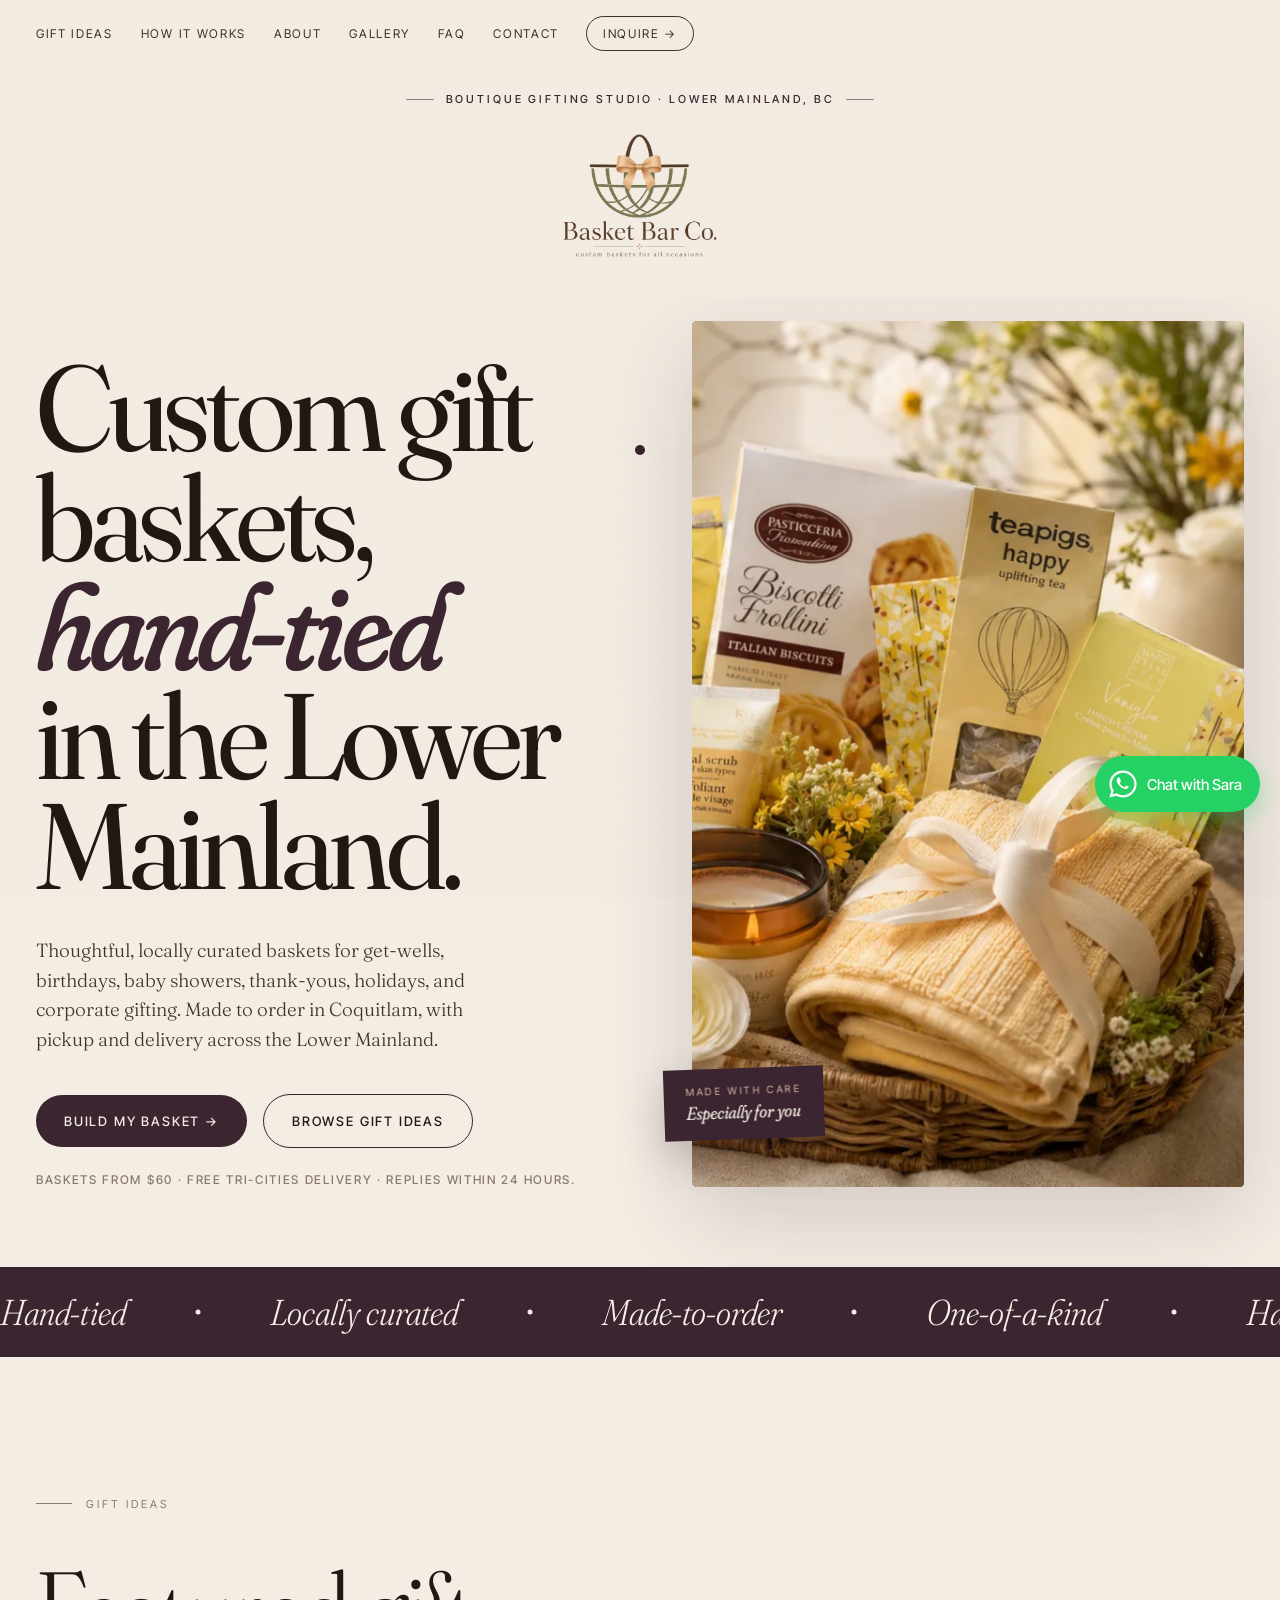
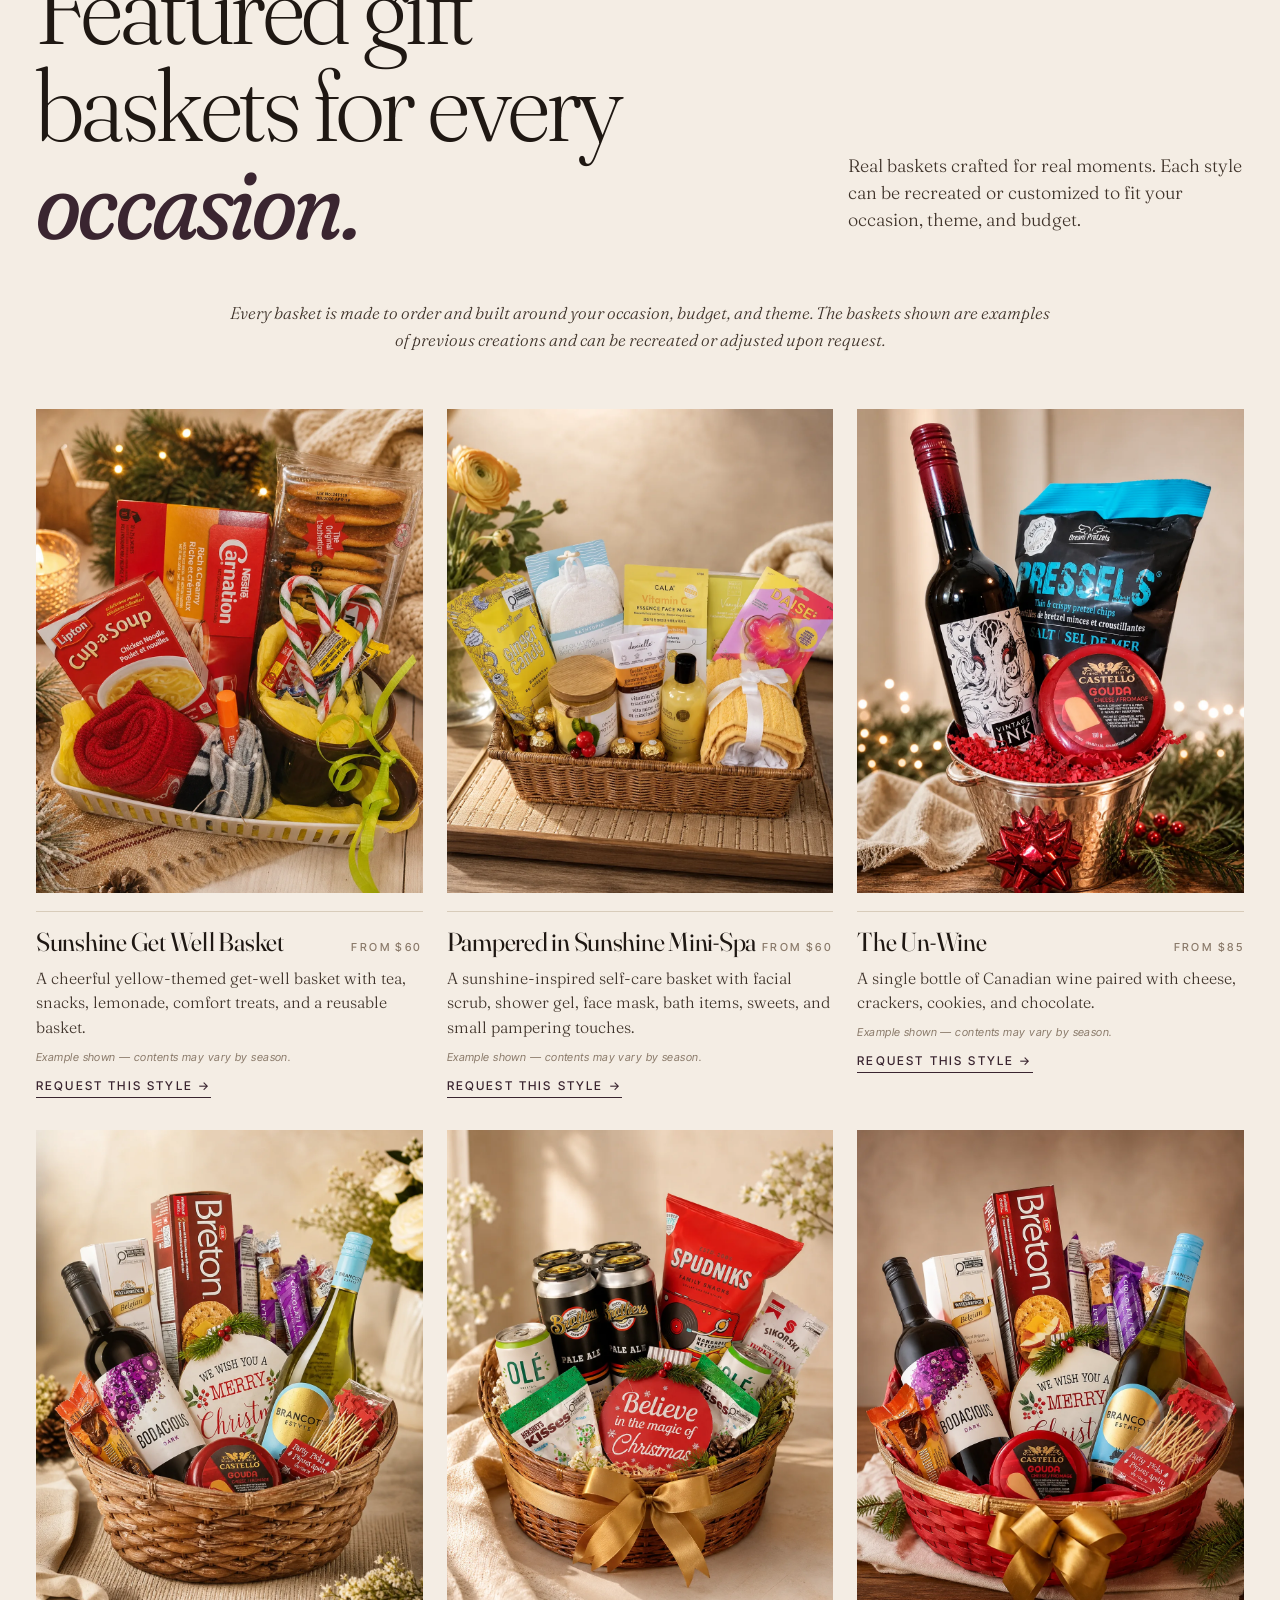
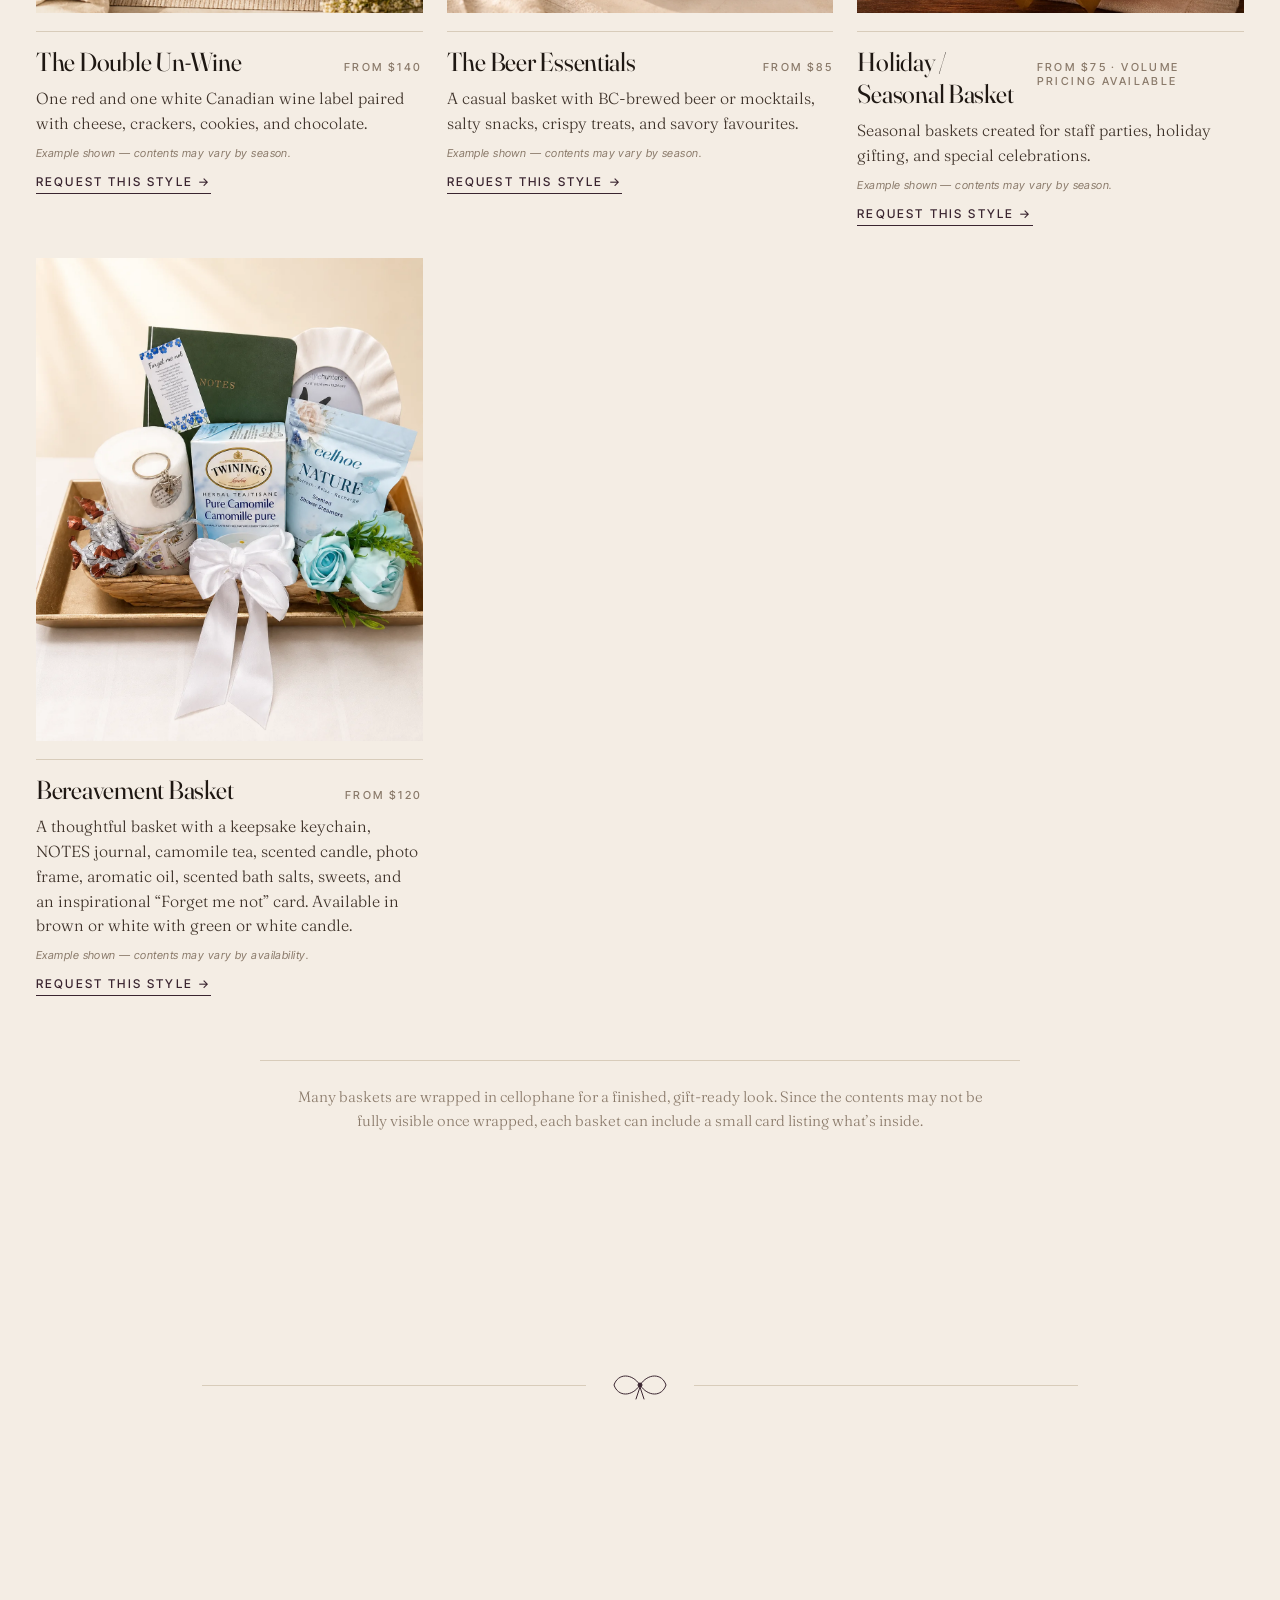
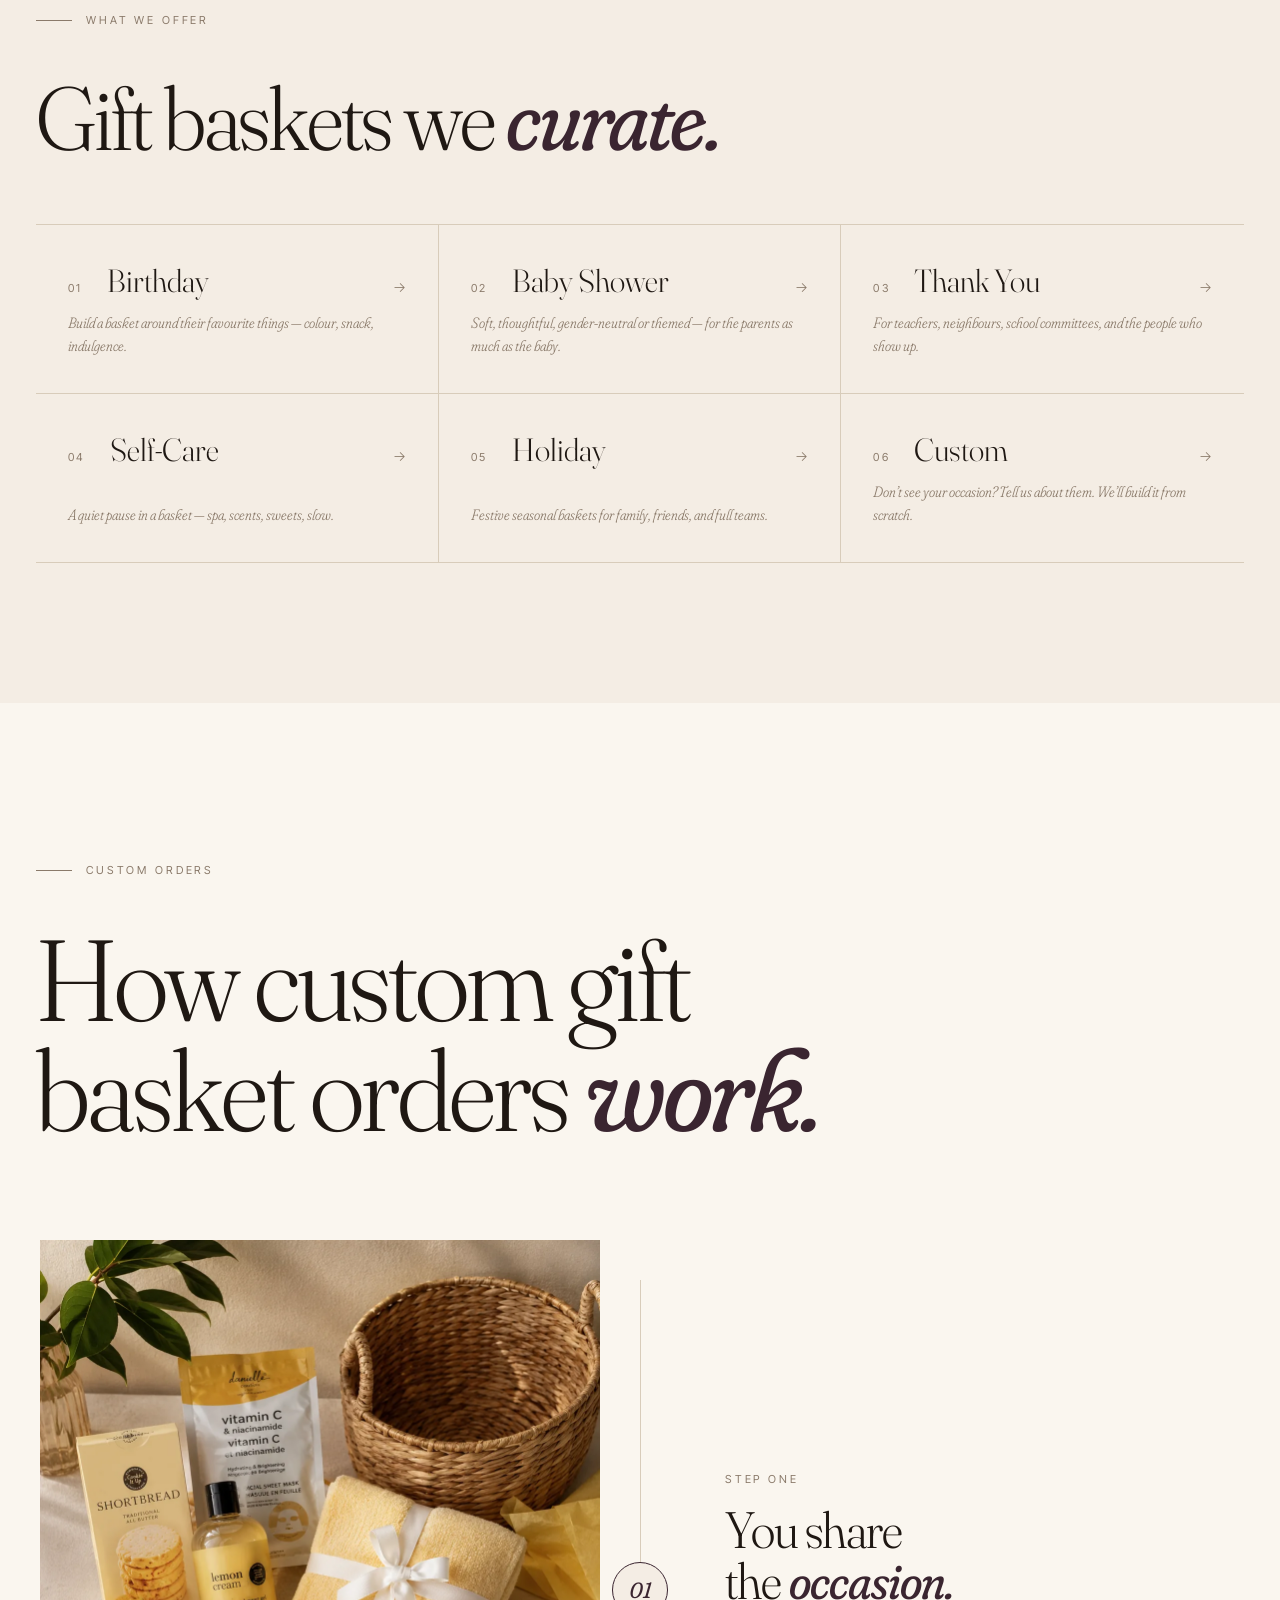
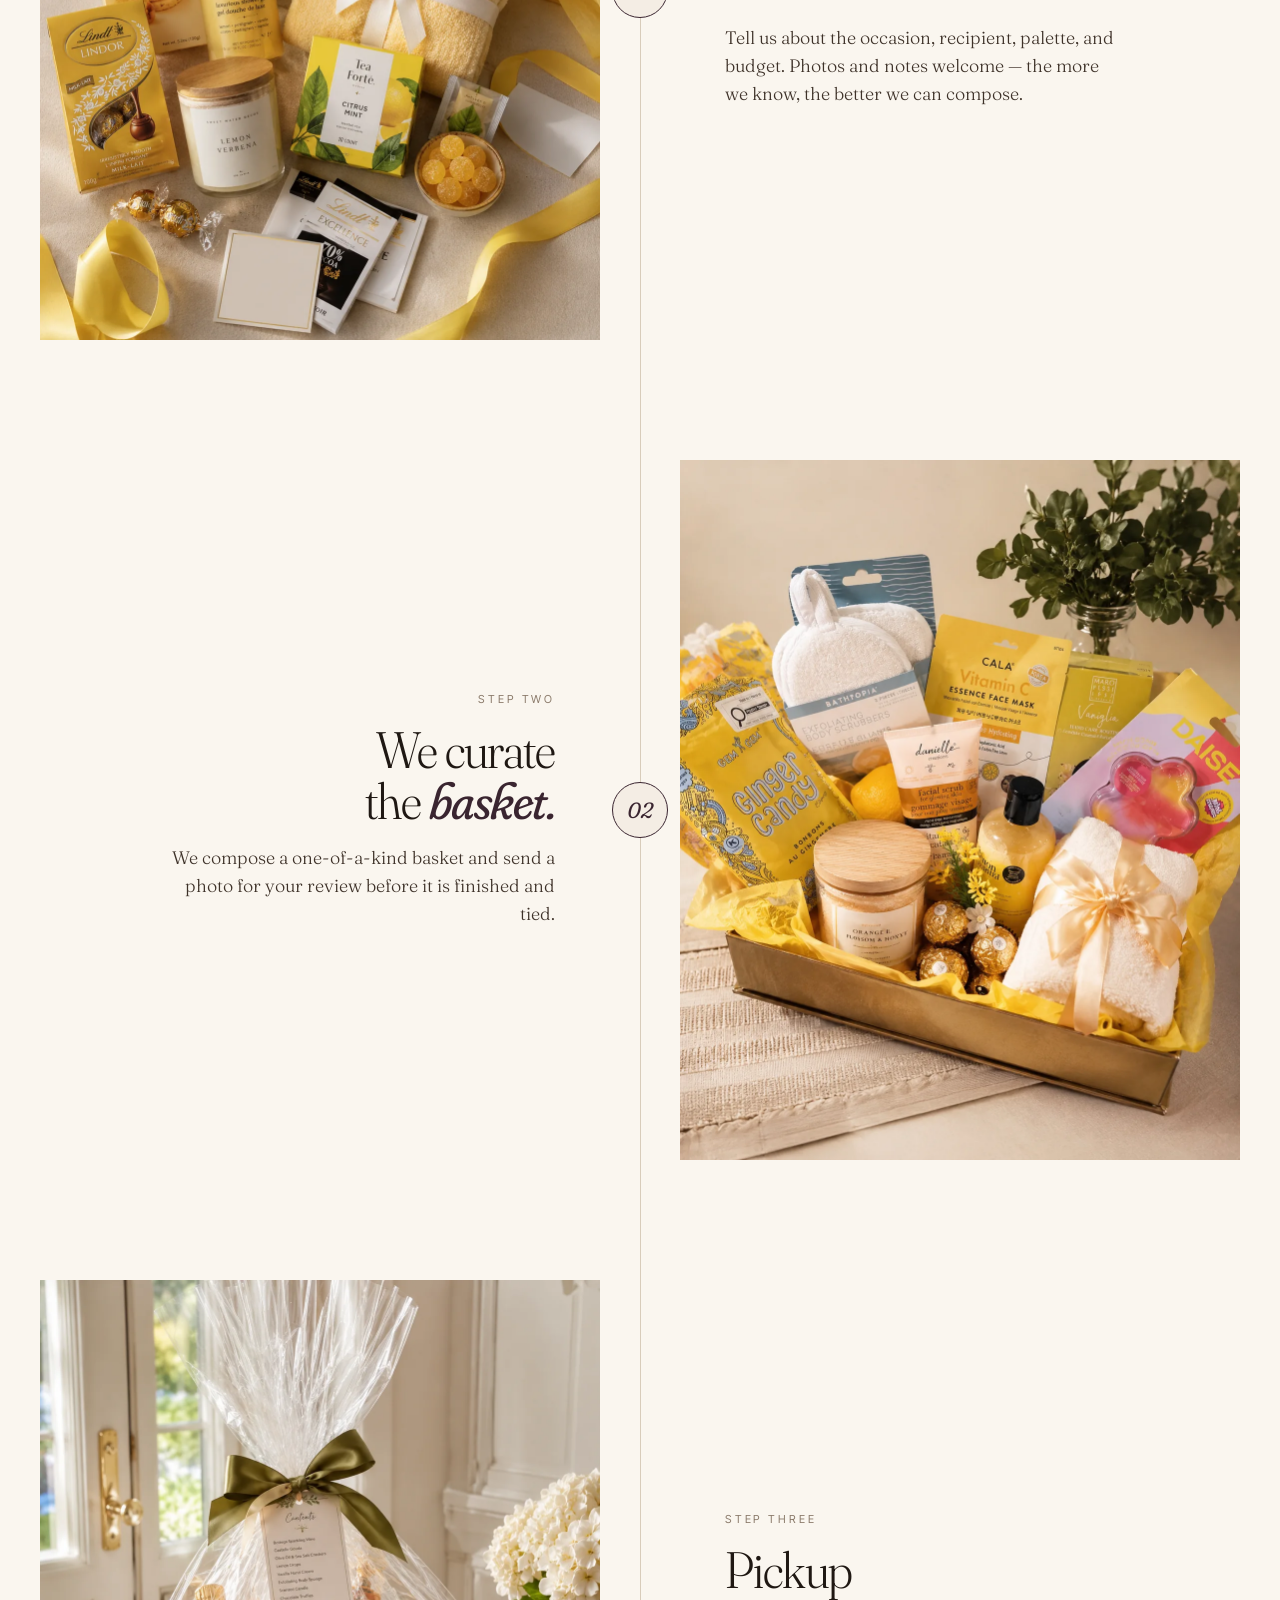
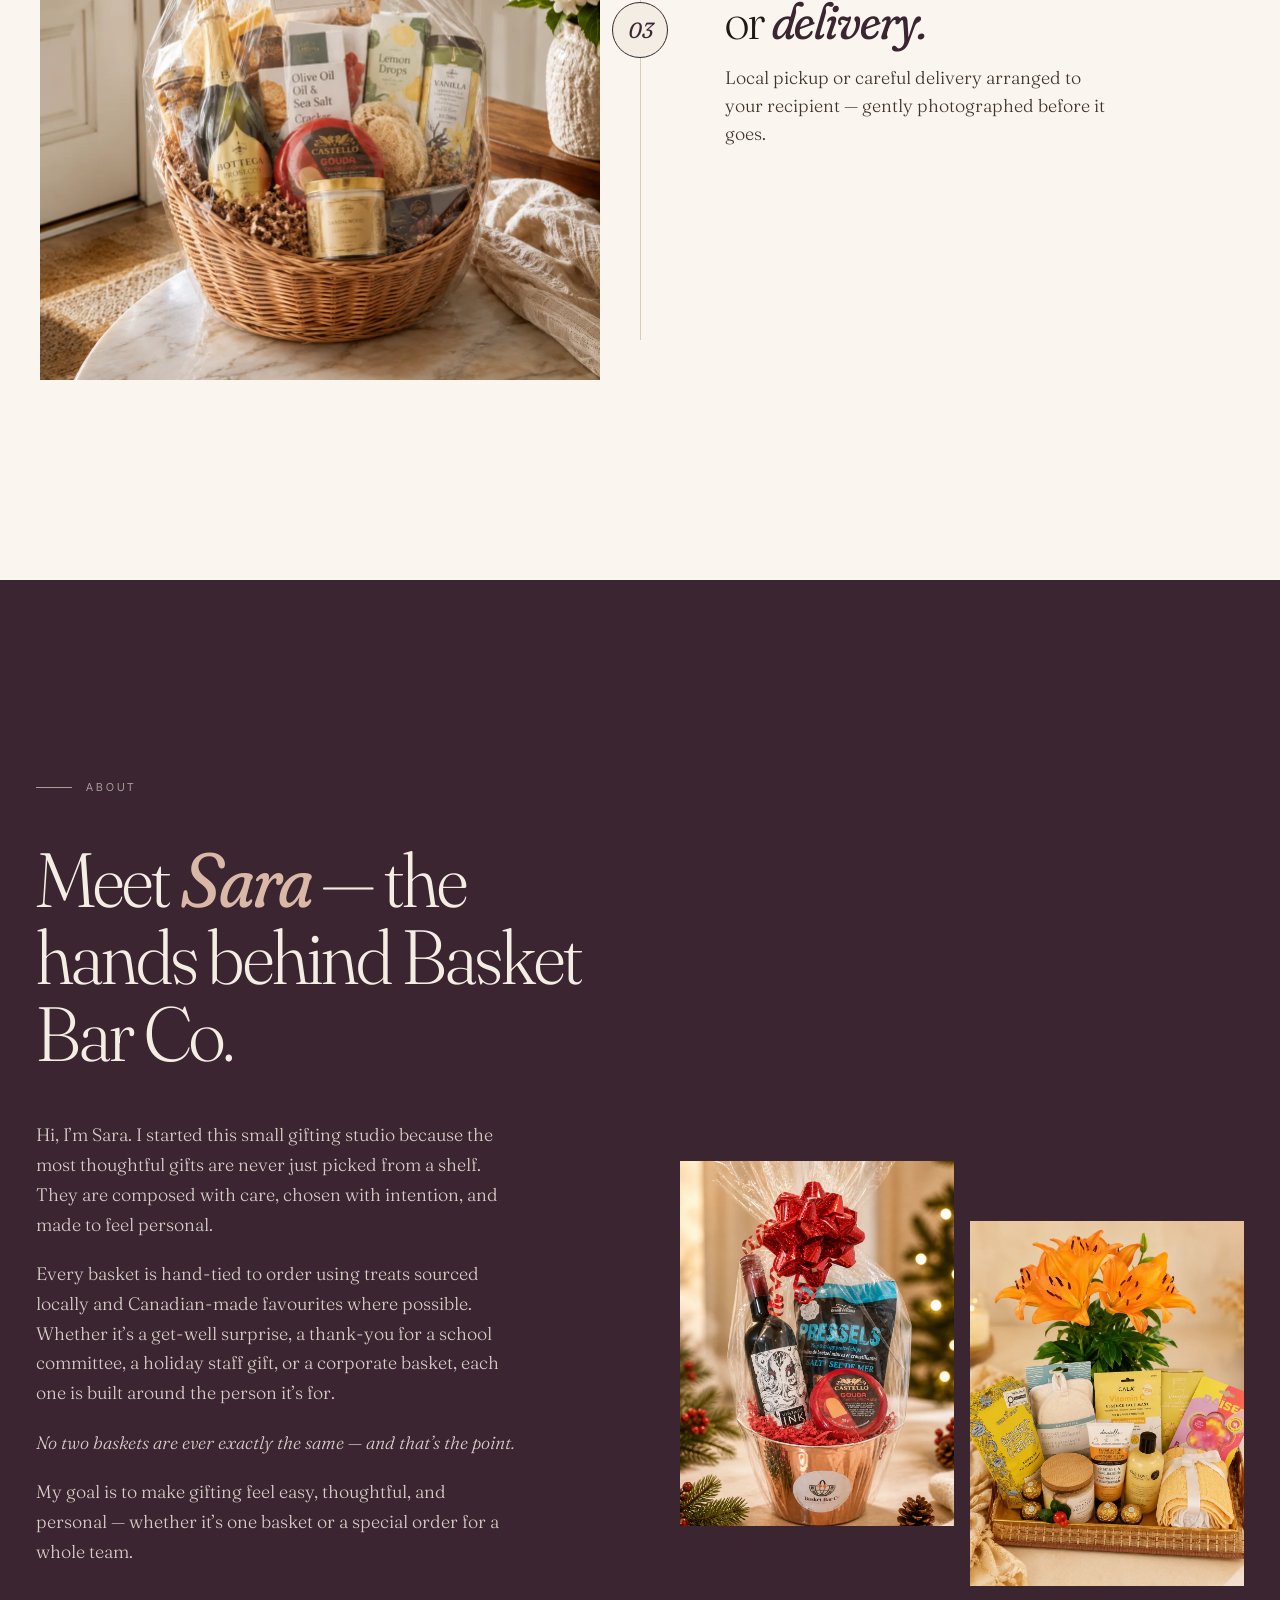
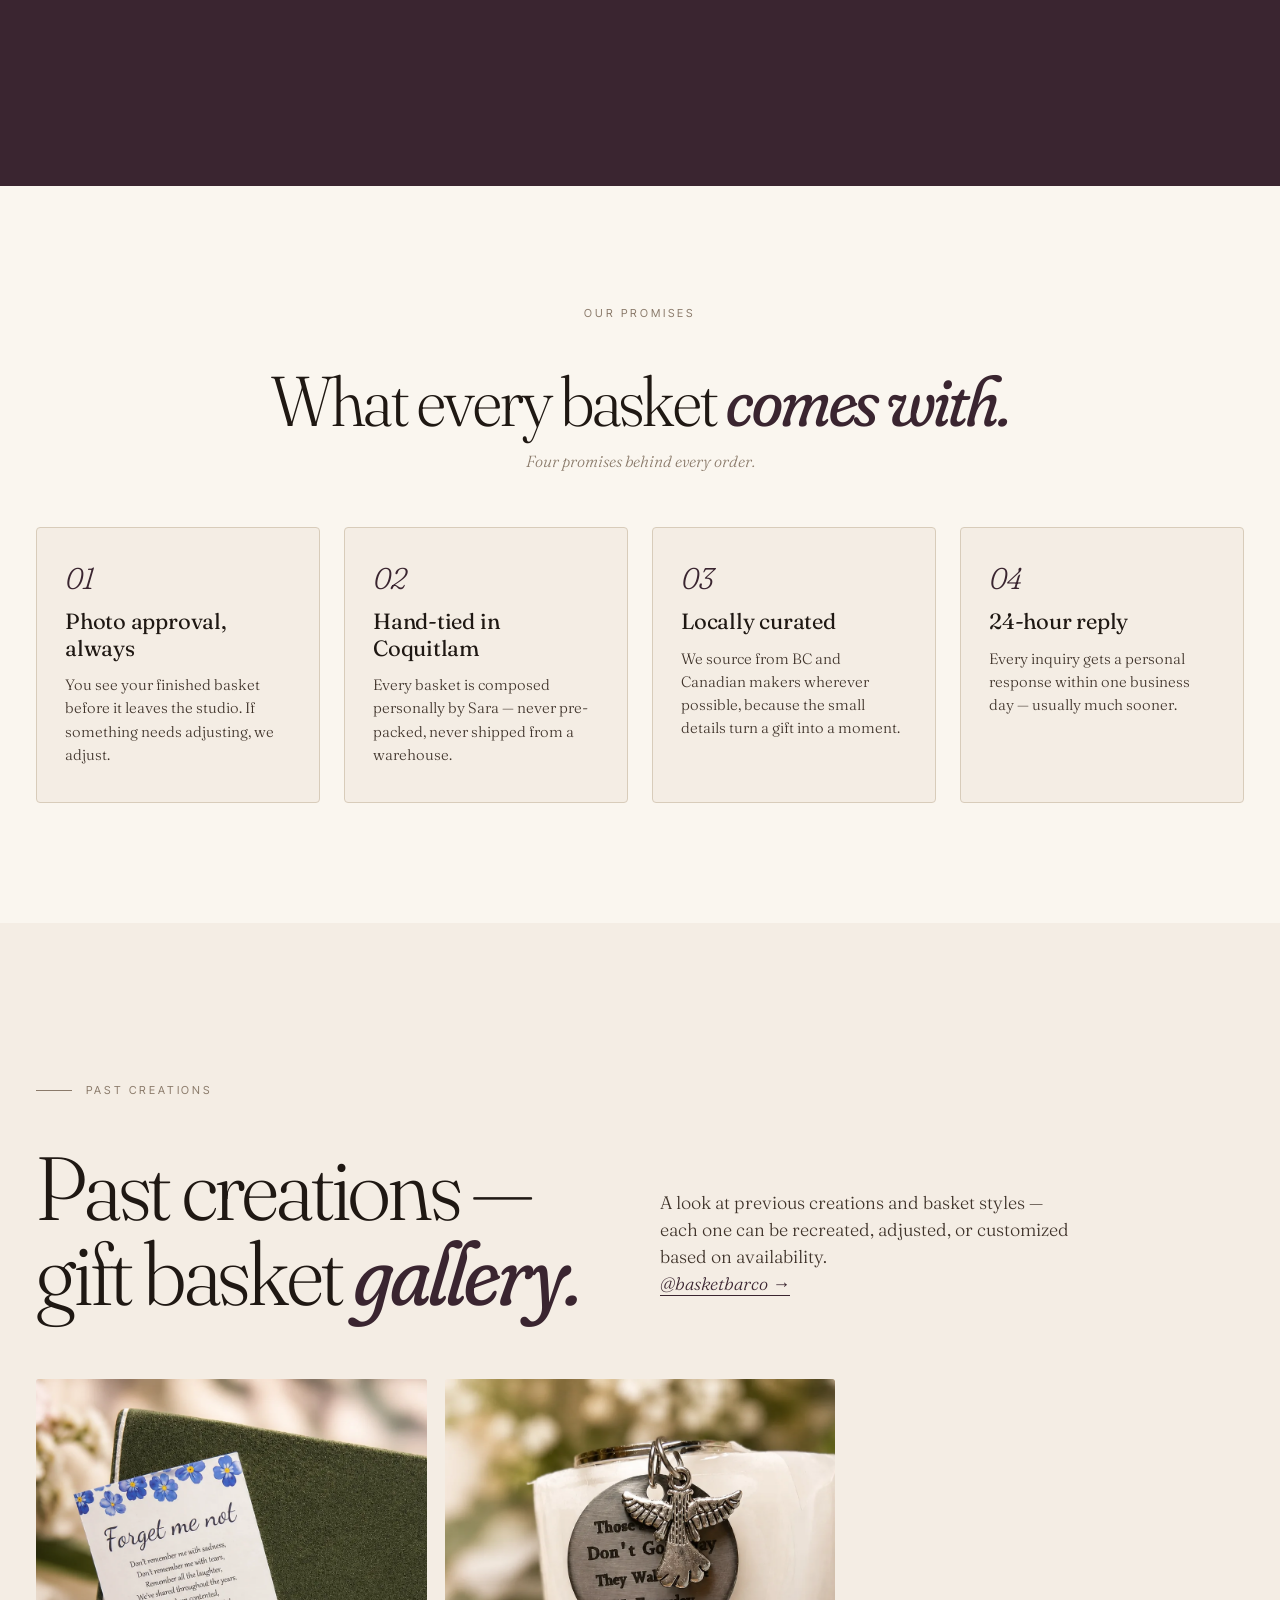
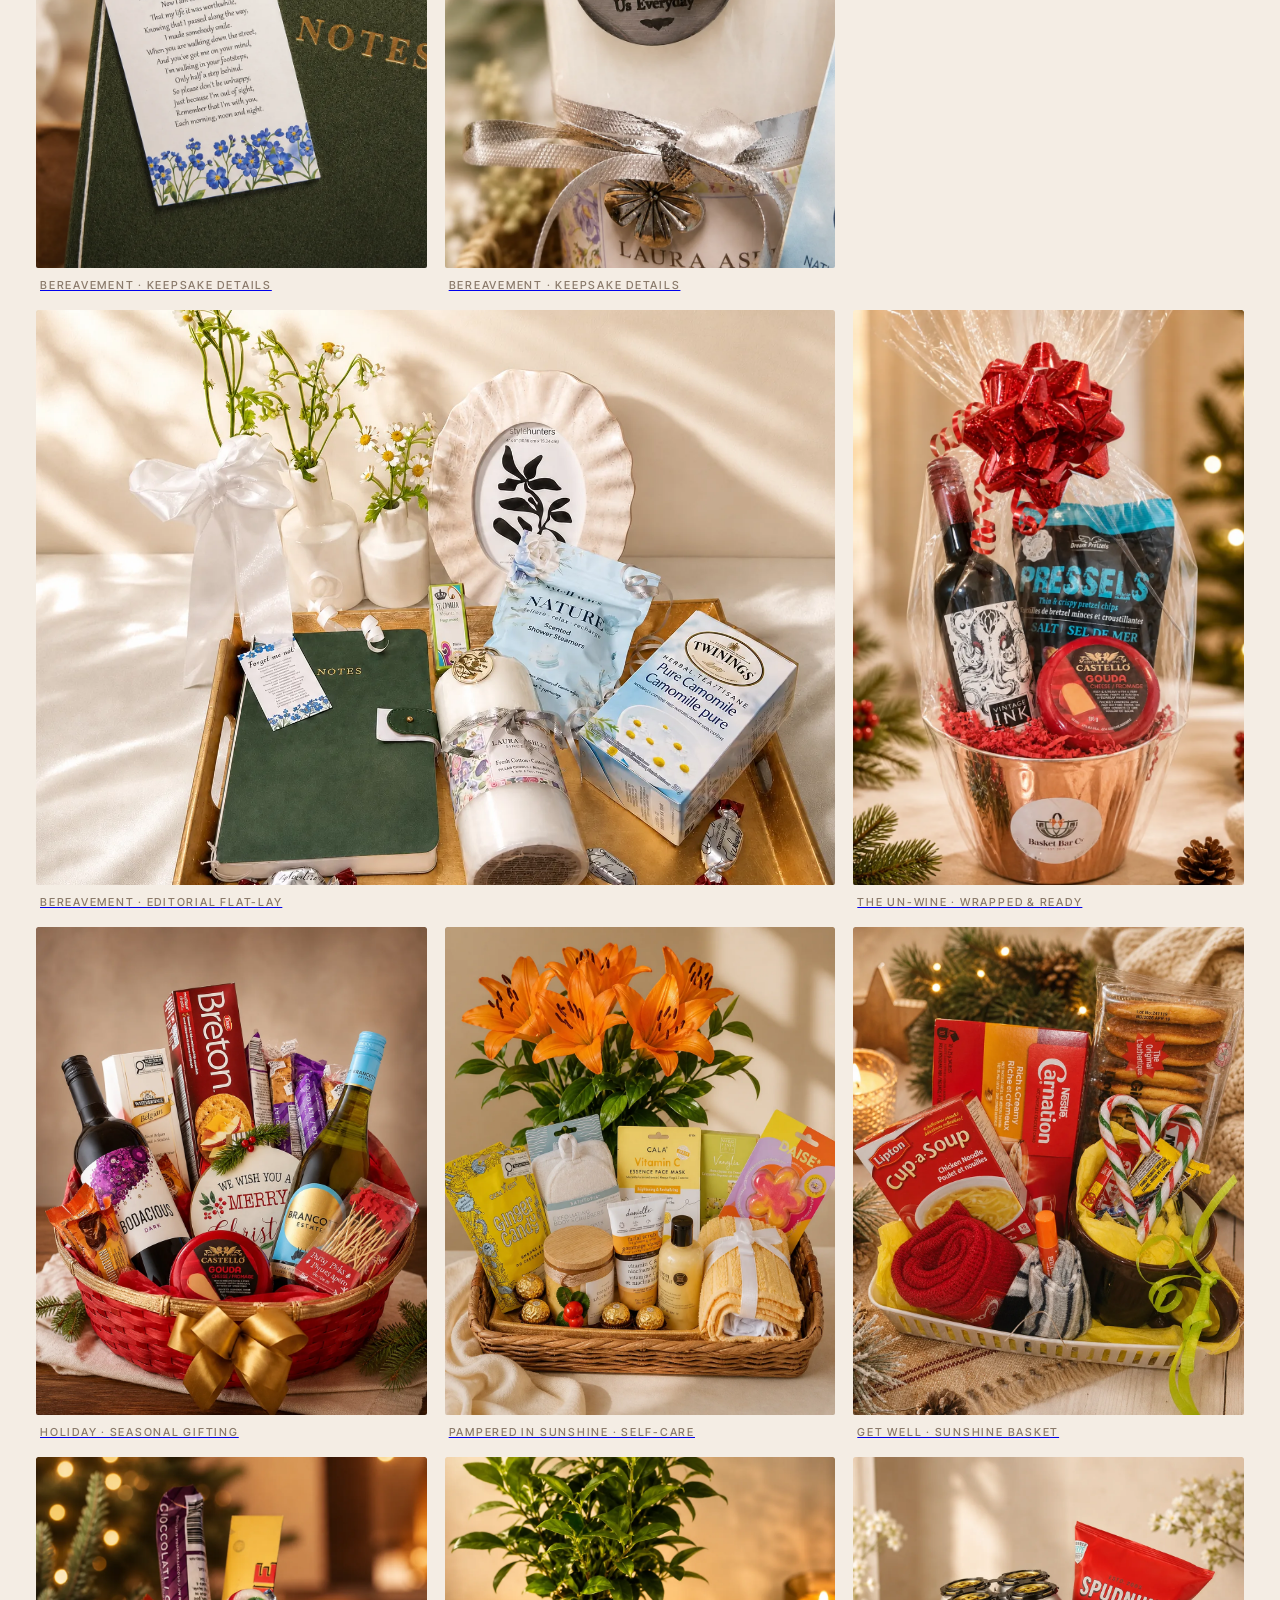
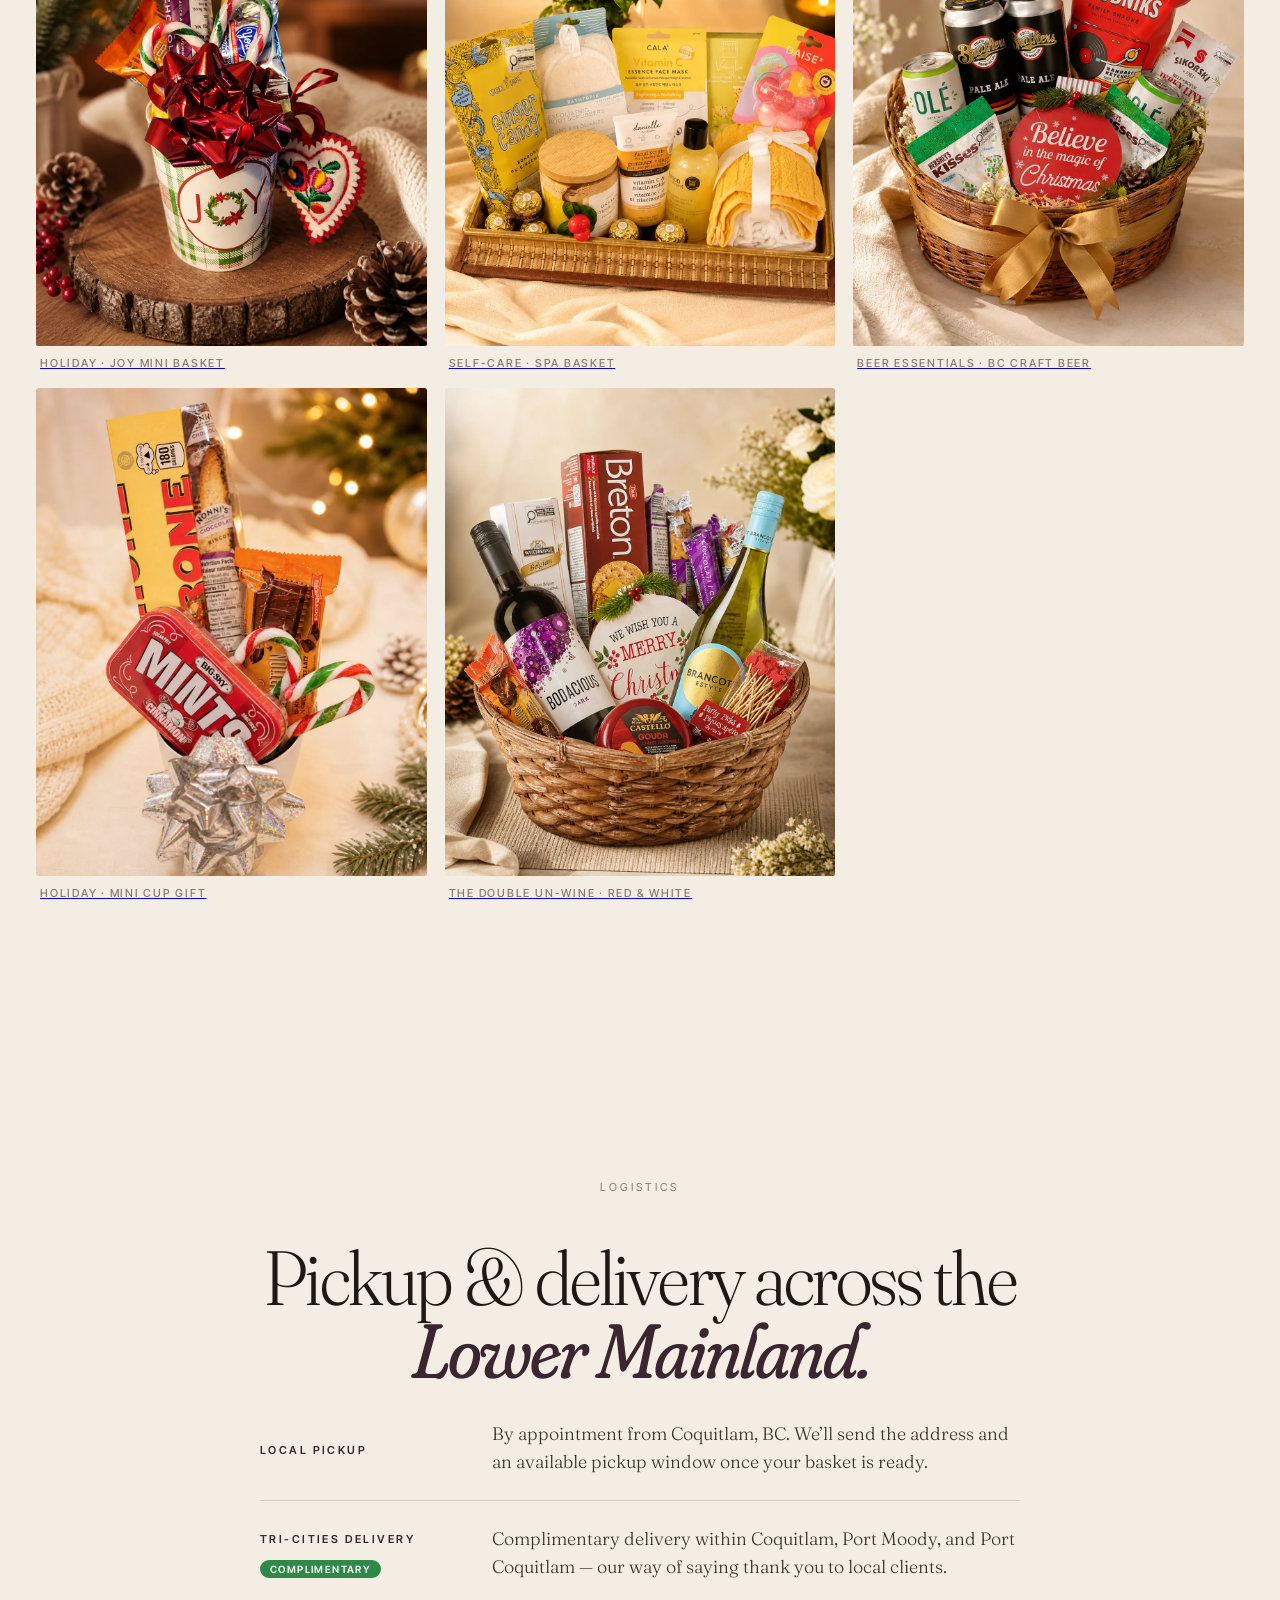
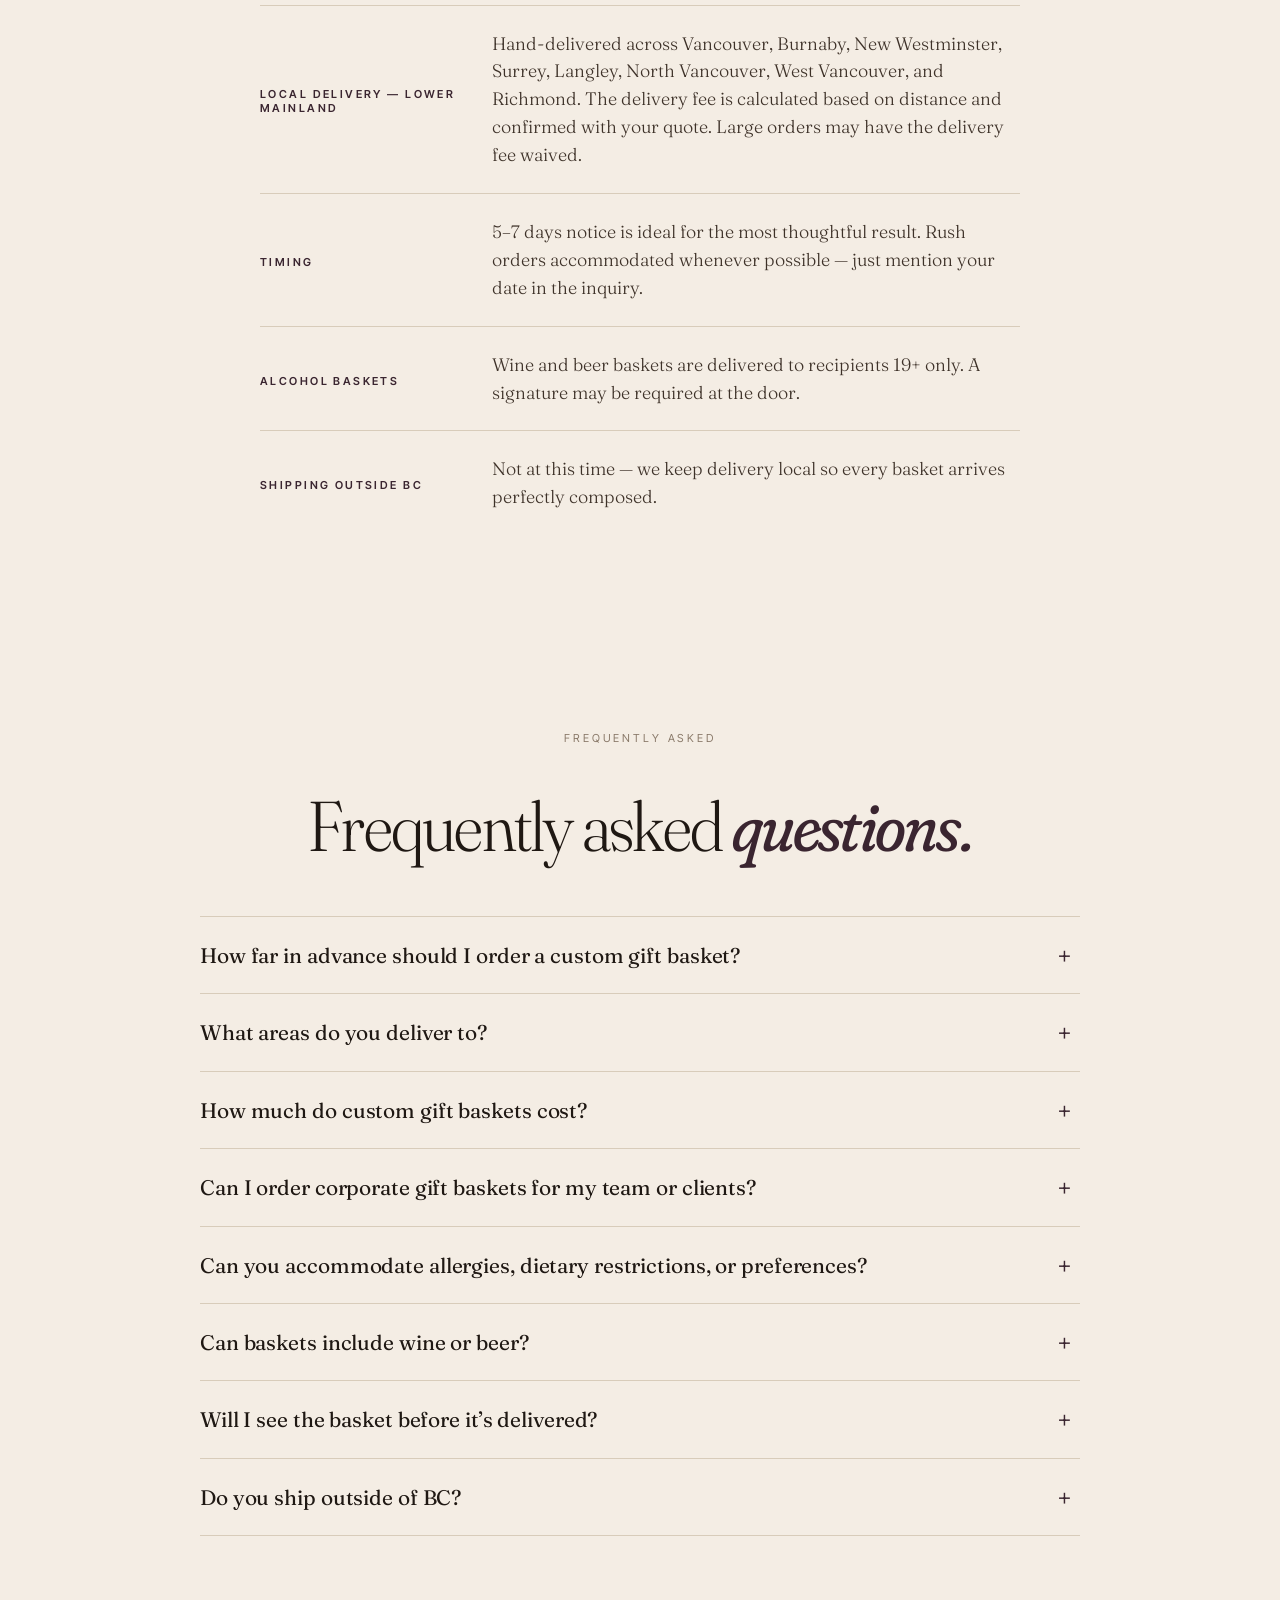
<file: index.html>
<!doctype html>
<html lang="en">
<head>
<meta charset="utf-8" />
<meta name="viewport" content="width=device-width, initial-scale=1" />
<title>Custom Gift Baskets · Lower Mainland, BC | Basket Bar Co.</title>
<meta name="description" content="Hand-tied custom gift baskets across Vancouver, Burnaby, Coquitlam &amp; the Lower Mainland. Get well, birthday, baby, corporate. Reply in 24 hrs." />
<link rel="canonical" href="https://basketbarco.com/" />

<!-- Open Graph -->
<meta property="og:type" content="website" />
<meta property="og:url" content="https://basketbarco.com/" />
<meta property="og:title" content="Custom Gift Baskets · Lower Mainland, BC | Basket Bar Co." />
<meta property="og:description" content="Hand-tied custom gift baskets across the Lower Mainland. Get well, birthday, baby, corporate. Reply in 24 hours." />
<meta property="og:image" content="https://basketbarco.com/images/hero-sunshine.png" />
<meta property="og:image:width" content="1672" />
<meta property="og:image:height" content="941" />
<meta property="og:site_name" content="The Basket Bar Co." />
<meta property="og:locale" content="en_CA" />

<!-- Twitter Card -->
<meta name="twitter:card" content="summary_large_image" />
<meta name="twitter:title" content="Custom Gift Baskets · Lower Mainland, BC | Basket Bar Co." />
<meta name="twitter:description" content="Hand-tied custom gift baskets across the Lower Mainland. Reply within 24 hours." />
<meta name="twitter:image" content="https://basketbarco.com/images/hero-sunshine.png" />

<link rel="preconnect" href="https://fonts.googleapis.com" />
<link rel="preconnect" href="https://fonts.gstatic.com" crossorigin />
<link href="https://fonts.googleapis.com/css2?family=Fraunces:ital,opsz,wght@0,9..144,300..800;1,9..144,300..800&family=Inter+Tight:wght@300;400;500;600&display=swap" rel="stylesheet" />
<link rel="stylesheet" href="styles.css" />
</head>
<body>

<div id="cursor"></div>

<nav class="top" id="nav">
  <div class="links">
    <a href="#shop">Gift Ideas</a>
    <a href="#custom">How It Works</a>
    <a href="#about">About</a>
    <a href="#gallery">Gallery</a>
    <a href="#faq">FAQ</a>
    <a href="#contact">Contact</a>
  </div>
  <a href="#" class="mark" aria-label="Basket Bar Co. — home">
    <picture><source srcset="images/logo-transparent.webp" type="image/webp"><img src="images/logo-transparent.png" alt="Basket Bar Co." width="1024" height="838" decoding="async" class="logo-img"></picture>
  </a>
  <div class="right">
    <a href="#contact" class="inquire">Inquire &rarr;</a>
    <button class="nav-toggle" id="navToggle" aria-label="Open menu" aria-expanded="false" aria-controls="mobileMenu">
      <span></span><span></span><span></span>
    </button>
  </div>
</nav>

<!-- MOBILE DRAWER -->
<div class="mobile-menu" id="mobileMenu" aria-hidden="true">
  <div class="mobile-menu-inner">
    <a href="#shop" class="mm-link">Gift Ideas</a>
    <a href="#custom" class="mm-link">How It Works</a>
    <a href="#about" class="mm-link">About</a>
    <a href="#gallery" class="mm-link">Gallery</a>
    <a href="#faq" class="mm-link">FAQ</a>
    <a href="#contact" class="mm-link">Contact</a>
    <a href="#contact" class="mm-link mm-cta">Inquire &rarr;</a>
  </div>
</div>
<div class="mobile-menu-backdrop" id="mobileMenuBackdrop"></div>

<!-- BRAND ROW (desktop only) -->
<div class="brand-row" aria-hidden="false">
  <div class="brand-kicker">Boutique Gifting Studio &middot; Lower Mainland, BC</div>
  <a href="#" class="brand-logo" aria-label="Basket Bar Co. — home">
    <picture><source srcset="images/logo-transparent.webp" type="image/webp"><img src="images/logo-transparent.png" alt="Basket Bar Co." width="1024" height="838" decoding="async"></picture>
  </a>
</div>

<!-- HERO -->
<header class="hero">
  <div class="text-col">
    <div class="meta-top">
      <span><span class="dot"></span>&nbsp;&nbsp;Boutique Gifting Studio &middot; Lower Mainland, BC</span>
    </div>
    <div>
      <h1>Custom gift baskets,<br/><em>hand-tied</em><br/>in the Lower Mainland.</h1>
      <p class="lede">Thoughtful, locally curated baskets for get-wells, birthdays, baby showers, thank-yous, holidays, and corporate gifting. Made to order in Coquitlam, with pickup and delivery across the Lower Mainland.</p>
      <div class="ctas">
        <a class="cta primary" href="#contact">Build My Basket &rarr;</a>
        <a class="cta ghost" href="#shop">Browse Gift Ideas</a>
      </div>
      <p class="hero-micro">Baskets from $60 &middot; Free Tri-Cities delivery &middot; Replies within 24 hours.</p>
    </div>
  </div>
  <div class="img-col">
    <div class="img-frame">
      <div class="bg" id="heroBg"></div>
    </div>
    <div class="img-caption"><small>Made with care</small>Especially for you</div>
  </div>
</header>

<!-- TICKER -->
<div class="ticker">
  <div class="track">
    <span>
      Hand-tied <svg width="16" height="16" viewBox="0 0 16 16"><circle cx="8" cy="8" r="2.5" fill="currentColor"/></svg>
      Locally curated <svg width="16" height="16" viewBox="0 0 16 16"><circle cx="8" cy="8" r="2.5" fill="currentColor"/></svg>
      Made-to-order <svg width="16" height="16" viewBox="0 0 16 16"><circle cx="8" cy="8" r="2.5" fill="currentColor"/></svg>
      One-of-a-kind <svg width="16" height="16" viewBox="0 0 16 16"><circle cx="8" cy="8" r="2.5" fill="currentColor"/></svg>
      Hand-tied <svg width="16" height="16" viewBox="0 0 16 16"><circle cx="8" cy="8" r="2.5" fill="currentColor"/></svg>
      Locally curated <svg width="16" height="16" viewBox="0 0 16 16"><circle cx="8" cy="8" r="2.5" fill="currentColor"/></svg>
      Made-to-order <svg width="16" height="16" viewBox="0 0 16 16"><circle cx="8" cy="8" r="2.5" fill="currentColor"/></svg>
      One-of-a-kind <svg width="16" height="16" viewBox="0 0 16 16"><circle cx="8" cy="8" r="2.5" fill="currentColor"/></svg>
    </span>
  </div>
</div>

<!-- FEATURED -->
<section class="featured" id="shop">
  <div class="head">
    <div>
      <div class="section-label">Gift Ideas</div>
      <h2 class="display">Featured gift baskets for every <em>occasion.</em></h2>
    </div>
    <p class="lede">Real baskets crafted for real moments. Each style can be recreated or customized to fit your occasion, theme, and budget.</p>
  </div>

  <p class="featured-note">Every basket is made to order and built around your occasion, budget, and theme. The baskets shown are examples of previous creations and can be recreated or adjusted upon request.</p>

  <div class="gallery six">
    <a class="basket card" href="#contact" data-style="Sunshine Get Well Basket">
      <div class="frame"><picture><source srcset="images/sunshine-get-well-basket.webp" type="image/webp"><img src="images/sunshine-get-well-basket.png" alt="Sunshine Get Well Basket — yellow-themed get-well basket with tea, snacks, and lemonade" width="1122" height="1402" decoding="async"></picture></div>
      <div class="meta">
        <h3>Sunshine Get Well Basket</h3>
        <span class="price">From $60</span>
      </div>
      <p class="desc">A cheerful yellow-themed get-well basket with tea, snacks, lemonade, comfort treats, and a reusable basket.</p>
      <small class="example-note">Example shown &mdash; contents may vary by season.</small>
      <span class="card-cta">Request This Style &rarr;</span>
    </a>

    <a class="basket card" href="#contact" data-style="Pampered in Sunshine Mini-Spa Basket">
      <div class="frame"><picture><source srcset="images/pampered-sunshine-mini-spa.webp" type="image/webp"><img src="images/pampered-sunshine-mini-spa.png" alt="Pampered in Sunshine Mini-Spa Basket — sunshine-themed self-care basket" width="1122" height="1402" decoding="async"></picture></div>
      <div class="meta">
        <h3>Pampered in Sunshine Mini-Spa</h3>
        <span class="price">From $60</span>
      </div>
      <p class="desc">A sunshine-inspired self-care basket with facial scrub, shower gel, face mask, bath items, sweets, and small pampering touches.</p>
      <small class="example-note">Example shown &mdash; contents may vary by season.</small>
      <span class="card-cta">Request This Style &rarr;</span>
    </a>

    <a class="basket card" href="#contact" data-style="The Un-Wine">
      <div class="frame"><picture><source srcset="images/un-wine-basket.webp" type="image/webp"><img src="images/un-wine-basket.png" alt="The Un-Wine basket — single bottle of Canadian wine with cheese, crackers, and chocolate" width="1122" height="1402" loading="lazy" decoding="async"></picture></div>
      <div class="meta">
        <h3>The Un-Wine</h3>
        <span class="price">From $85</span>
      </div>
      <p class="desc">A single bottle of Canadian wine paired with cheese, crackers, cookies, and chocolate.</p>
      <small class="example-note">Example shown &mdash; contents may vary by season.</small>
      <span class="card-cta">Request This Style &rarr;</span>
    </a>

    <a class="basket card" href="#contact" data-style="The Double Un-Wine">
      <div class="frame"><picture><source srcset="images/double-un-wine-basket.webp" type="image/webp"><img src="images/double-un-wine-basket.png" alt="The Double Un-Wine basket — one red and one white Canadian wine with cheese and crackers" width="1122" height="1402" loading="lazy" decoding="async"></picture></div>
      <div class="meta">
        <h3>The Double Un-Wine</h3>
        <span class="price">From $140</span>
      </div>
      <p class="desc">One red and one white Canadian wine label paired with cheese, crackers, cookies, and chocolate.</p>
      <small class="example-note">Example shown &mdash; contents may vary by season.</small>
      <span class="card-cta">Request This Style &rarr;</span>
    </a>

    <a class="basket card" href="#contact" data-style="The Beer Essentials">
      <div class="frame"><picture><source srcset="images/beer-essentials-basket.webp" type="image/webp"><img src="images/beer-essentials-basket.png" alt="The Beer Essentials basket — BC-brewed beer with mocktails and savory snacks" width="1122" height="1402" loading="lazy" decoding="async"></picture></div>
      <div class="meta">
        <h3>The Beer Essentials</h3>
        <span class="price">From $85</span>
      </div>
      <p class="desc">A casual basket with BC-brewed beer or mocktails, salty snacks, crispy treats, and savory favourites.</p>
      <small class="example-note">Example shown &mdash; contents may vary by season.</small>
      <span class="card-cta">Request This Style &rarr;</span>
    </a>

    <a class="basket card" href="#contact" data-style="Holiday / Seasonal Basket">
      <div class="frame"><picture><source srcset="images/holiday-seasonal-basket.webp" type="image/webp"><img src="images/holiday-seasonal-basket.png" alt="Holiday Seasonal Basket — festive basket for staff parties and holiday gifting" width="1122" height="1402" loading="lazy" decoding="async"></picture></div>
      <div class="meta">
        <h3>Holiday / Seasonal Basket</h3>
        <span class="price">From $75 &middot; Volume pricing available</span>
      </div>
      <p class="desc">Seasonal baskets created for staff parties, holiday gifting, and special celebrations.</p>
      <small class="example-note">Example shown &mdash; contents may vary by season.</small>
      <span class="card-cta">Request This Style &rarr;</span>
    </a>

    <a class="basket card" href="#contact" data-style="Bereavement Basket">
      <div class="frame"><picture><source srcset="images/bereavement-basket.webp" type="image/webp"><img src="images/bereavement-basket.png" alt="Bereavement Basket &mdash; a thoughtful keepsake basket with candle, journal, tea, and inspirational card" width="1122" height="1402" loading="lazy" decoding="async"></picture></div>
      <div class="meta">
        <h3>Bereavement Basket</h3>
        <span class="price">From $120</span>
      </div>
      <p class="desc">A thoughtful basket with a keepsake keychain, NOTES journal, camomile tea, scented candle, photo frame, aromatic oil, scented bath salts, sweets, and an inspirational &ldquo;Forget me not&rdquo; card. Available in brown or white with green or white candle.</p>
      <small class="example-note">Example shown &mdash; contents may vary by availability.</small>
      <span class="card-cta">Request This Style &rarr;</span>
    </a>
  </div>

  <p class="featured-callout">Many baskets are wrapped in cellophane for a finished, gift-ready look. Since the contents may not be fully visible once wrapped, each basket can include a small card listing what&rsquo;s inside.</p>
</section>

<!-- DIVIDER -->
<div class="divider" aria-hidden="true">
  <span class="line"></span>
  <svg width="60" height="32" viewBox="0 0 60 32" fill="none" stroke="currentColor" stroke-width="1">
    <path d="M30 16 C 22 4, 8 4, 4 16 C 8 28, 22 28, 30 16 Z"/>
    <path d="M30 16 C 38 4, 52 4, 56 16 C 52 28, 38 28, 30 16 Z"/>
    <circle cx="30" cy="16" r="2" fill="currentColor"/>
    <path d="M30 18 L 26 30 M30 18 L 34 30" stroke-linecap="round"/>
  </svg>
  <span class="line"></span>
</div>

<!-- OCCASIONS / WHAT WE OFFER -->
<section class="occasions">
  <div class="section-label">What we offer</div>
  <h2 class="display">Gift baskets we <em>curate.</em></h2>
  <div class="occasion-grid">
    <a class="occasion" href="#contact">
      <div class="occ-row"><span><span class="num">01</span>Birthday</span><span class="arrow">&rarr;</span></div>
      <p class="occ-desc">Build a basket around their favourite things &mdash; colour, snack, indulgence.</p>
    </a>
    <a class="occasion" href="#contact">
      <div class="occ-row"><span><span class="num">02</span>Baby Shower</span><span class="arrow">&rarr;</span></div>
      <p class="occ-desc">Soft, thoughtful, gender-neutral or themed &mdash; for the parents as much as the baby.</p>
    </a>
    <a class="occasion" href="#contact">
      <div class="occ-row"><span><span class="num">03</span>Thank You</span><span class="arrow">&rarr;</span></div>
      <p class="occ-desc">For teachers, neighbours, school committees, and the people who show up.</p>
    </a>
    <a class="occasion" href="#contact">
      <div class="occ-row"><span><span class="num">04</span>Self-Care</span><span class="arrow">&rarr;</span></div>
      <p class="occ-desc">A quiet pause in a basket &mdash; spa, scents, sweets, slow.</p>
    </a>
    <a class="occasion" href="#contact">
      <div class="occ-row"><span><span class="num">05</span>Holiday</span><span class="arrow">&rarr;</span></div>
      <p class="occ-desc">Festive seasonal baskets for family, friends, and full teams.</p>
    </a>
    <a class="occasion" href="#contact">
      <div class="occ-row"><span><span class="num">06</span>Custom</span><span class="arrow">&rarr;</span></div>
      <p class="occ-desc">Don&rsquo;t see your occasion? Tell us about them. We&rsquo;ll build it from scratch.</p>
    </a>
  </div>
</section>

<!-- HOW IT WORKS -->
<section class="how" id="custom">
  <div class="head">
    <div class="section-label">Custom Orders</div>
    <h2 class="display">How custom gift basket orders <em>work.</em></h2>
  </div>

  <div class="timeline">
    <div class="step left">
      <div class="img-wrap">
        <picture><source srcset="images/cozy_gift_hamper_flatlay_arrangement.webp" type="image/webp"><img src="images/cozy_gift_hamper_flatlay_arrangement.png" alt="Flat-lay of gift hamper items being planned and arranged" width="1122" height="1402" loading="lazy" decoding="async"></picture>
      </div>
      <div class="num">01</div>
      <div class="text">
        <div class="label">Step One</div>
        <h3>You share<br/>the <em>occasion.</em></h3>
        <p>Tell us about the occasion, recipient, palette, and budget. Photos and notes welcome &mdash; the more we know, the better we can compose.</p>
      </div>
    </div>

    <div class="step right">
      <div class="text">
        <div class="label">Step Two</div>
        <h3>We curate<br/>the <em>basket.</em></h3>
        <p>We compose a one-of-a-kind basket and send a photo for your review before it is finished and tied.</p>
      </div>
      <div class="num">02</div>
      <div class="img-wrap">
        <picture><source srcset="images/cozy_pampering_gift_basket_arrangement.webp" type="image/webp"><img src="images/cozy_pampering_gift_basket_arrangement.png" alt="A pampering gift basket arranged with spa products and treats" width="1122" height="1402" loading="lazy" decoding="async"></picture>
      </div>
    </div>

    <div class="step left">
      <div class="img-wrap">
        <picture><source srcset="images/cozy_gift_basket_in_a_warm_entryway.webp" type="image/webp"><img src="images/cozy_gift_basket_in_a_warm_entryway.png" alt="A finished gift basket wrapped in cellophane in a warm entryway, ready for delivery" width="1122" height="1402" loading="lazy" decoding="async"></picture>
      </div>
      <div class="num">03</div>
      <div class="text">
        <div class="label">Step Three</div>
        <h3>Pickup<br/>or <em>delivery.</em></h3>
        <p>Local pickup or careful delivery arranged to your recipient &mdash; gently photographed before it goes.</p>
      </div>
    </div>
  </div>
</section>

<!-- ABOUT -->
<section class="about" id="about">
  <div class="grid">
    <div>
      <div class="section-label">About</div>
      <h2 class="display">Meet <em>Sara</em> &mdash; the hands behind Basket Bar Co.</h2>
      <p>Hi, I&rsquo;m Sara. I started this small gifting studio because the most thoughtful gifts are never just picked from a shelf. They are composed with care, chosen with intention, and made to feel personal.</p>
      <p>Every basket is hand-tied to order using treats sourced locally and Canadian-made favourites where possible. Whether it&rsquo;s a get-well surprise, a thank-you for a school committee, a holiday staff gift, or a corporate basket, each one is built around the person it&rsquo;s for.</p>
      <p><em>No two baskets are ever exactly the same &mdash; and that&rsquo;s the point.</em></p>
      <p>My goal is to make gifting feel easy, thoughtful, and personal &mdash; whether it&rsquo;s one basket or a special order for a whole team.</p>
    </div>
    <div class="img-pair">
      <div class="img-wrap"><picture><source srcset="images/un-wine-wrapped.webp" type="image/webp"><img src="images/un-wine-wrapped.png" alt="The Un-Wine basket wrapped in cellophane with a red bow" width="1122" height="1402" loading="lazy" decoding="async"></picture></div>
      <div class="img-wrap"><picture><source srcset="images/about-spa-tray.webp" type="image/webp"><img src="images/about-spa-tray.png" alt="Pampered in Sunshine spa basket on a tray with orange lilies" width="1122" height="1402" loading="lazy" decoding="async"></picture></div>
    </div>
  </div>
</section>

<!-- WHAT EVERY BASKET COMES WITH -->
<section class="promises" id="promises">
  <div class="promises-head">
    <div class="section-label">Our promises</div>
    <h2 class="display">What every basket <em>comes with.</em></h2>
    <p class="promises-sub">Four promises behind every order.</p>
  </div>
  <div class="promises-grid">
    <div class="promise-card">
      <div class="promise-num">01</div>
      <h3>Photo approval, always</h3>
      <p>You see your finished basket before it leaves the studio. If something needs adjusting, we adjust.</p>
    </div>
    <div class="promise-card">
      <div class="promise-num">02</div>
      <h3>Hand-tied in Coquitlam</h3>
      <p>Every basket is composed personally by Sara &mdash; never pre-packed, never shipped from a warehouse.</p>
    </div>
    <div class="promise-card">
      <div class="promise-num">03</div>
      <h3>Locally curated</h3>
      <p>We source from BC and Canadian makers wherever possible, because the small details turn a gift into a moment.</p>
    </div>
    <div class="promise-card">
      <div class="promise-num">04</div>
      <h3>24-hour reply</h3>
      <p>Every inquiry gets a personal response within one business day &mdash; usually much sooner.</p>
    </div>
  </div>
</section>

<!-- PAST CREATIONS / GALLERY -->
<section class="mood" id="gallery">
  <div class="head">
    <div>
      <div class="section-label">Past Creations</div>
      <h2 class="display">Past creations &mdash; gift basket <em>gallery.</em></h2>
    </div>
    <p class="lede">A look at previous creations and basket styles &mdash; each one can be recreated, adjusted, or customized based on availability.<br/><a href="https://instagram.com/basketbarco">@basketbarco &rarr;</a></p>
  </div>
  <div class="gallery-grid">
    <a class="g-tile" href="#contact"><picture><source srcset="images/gallery-bereavement-card.webp" type="image/webp"><img src="images/gallery-bereavement-card.png" alt="&lsquo;Forget me not&rsquo; inspirational card resting on NOTES journal" width="1254" height="1254" loading="lazy" decoding="async"></picture><span class="g-caption">Bereavement · Keepsake details</span></a>
    <a class="g-tile" href="#contact"><picture><source srcset="images/gallery-bereavement-charm.webp" type="image/webp"><img src="images/gallery-bereavement-charm.png" alt="Keepsake charm &mdash; &lsquo;Those we don&rsquo;t get back, they walk with us everyday&rsquo;" width="1254" height="1254" loading="lazy" decoding="async"></picture><span class="g-caption">Bereavement · Keepsake details</span></a>
    <a class="g-tile wide" href="#contact"><picture><source srcset="images/gallery-bereavement-flatlay.webp" type="image/webp"><img src="images/gallery-bereavement-flatlay.png" alt="Editorial flat-lay of bereavement basket items &mdash; candle, journal, tea, daisies" width="1448" height="1086" loading="lazy" decoding="async"></picture><span class="g-caption">Bereavement · Editorial flat-lay</span></a>
    <a class="g-tile" href="#contact"><picture><source srcset="images/un-wine-wrapped.webp" type="image/webp"><img src="images/un-wine-wrapped.png" alt="The Un-Wine wrapped in cellophane with a red bow" width="1122" height="1402" loading="lazy" decoding="async"></picture><span class="g-caption">The Un-Wine · Wrapped & ready</span></a>
    <a class="g-tile" href="#contact"><picture><source srcset="images/holiday-seasonal-basket.webp" type="image/webp"><img src="images/holiday-seasonal-basket.png" alt="Holiday wine and snack basket" width="1122" height="1402" loading="lazy" decoding="async"></picture><span class="g-caption">Holiday · Seasonal gifting</span></a>
    <a class="g-tile" href="#contact"><picture><source srcset="images/gallery-spa-lilies.webp" type="image/webp"><img src="images/gallery-spa-lilies.png" alt="Sunshine spa basket with orange lilies" width="1122" height="1402" loading="lazy" decoding="async"></picture><span class="g-caption">Pampered in Sunshine · Self-care</span></a>
    <a class="g-tile" href="#contact"><picture><source srcset="images/sunshine-get-well-basket.webp" type="image/webp"><img src="images/sunshine-get-well-basket.png" alt="Sunshine Get Well basket" width="1122" height="1402" loading="lazy" decoding="async"></picture><span class="g-caption">Get Well · Sunshine basket</span></a>
    <a class="g-tile" href="#contact"><picture><source srcset="images/gallery-holiday-joy.webp" type="image/webp"><img src="images/gallery-holiday-joy.png" alt="Holiday JOY mini basket" width="1122" height="1402" loading="lazy" decoding="async"></picture><span class="g-caption">Holiday · JOY mini basket</span></a>
    <a class="g-tile" href="#contact"><picture><source srcset="images/gallery-spa-citrus.webp" type="image/webp"><img src="images/gallery-spa-citrus.png" alt="Sunshine spa basket with citrus accents" width="1122" height="1402" loading="lazy" decoding="async"></picture><span class="g-caption">Self-care · Spa basket</span></a>
    <a class="g-tile" href="#contact"><picture><source srcset="images/beer-essentials-basket.webp" type="image/webp"><img src="images/beer-essentials-basket.png" alt="The Beer Essentials basket" width="1122" height="1402" loading="lazy" decoding="async"></picture><span class="g-caption">Beer Essentials · BC craft beer</span></a>
    <a class="g-tile" href="#contact"><picture><source srcset="images/gallery-holiday-mini.webp" type="image/webp"><img src="images/gallery-holiday-mini.png" alt="Holiday mini cup gift" width="1122" height="1402" loading="lazy" decoding="async"></picture><span class="g-caption">Holiday · Mini cup gift</span></a>
    <a class="g-tile" href="#contact"><picture><source srcset="images/double-un-wine-basket.webp" type="image/webp"><img src="images/double-un-wine-basket.png" alt="The Double Un-Wine basket" width="1122" height="1402" loading="lazy" decoding="async"></picture><span class="g-caption">The Double Un-Wine · Red & white</span></a>
  </div>
</section>

<!-- PICKUP & DELIVERY -->
<section class="pickup-delivery" id="pickup-delivery">
  <div class="pd-inner">
    <div class="section-label">Logistics</div>
    <h2 class="display">Pickup &amp; delivery across the <em>Lower Mainland.</em></h2>
    <dl class="pd-list">
      <div class="pd-item">
        <dt>Local pickup</dt>
        <dd>By appointment from Coquitlam, BC. We&rsquo;ll send the address and an available pickup window once your basket is ready.</dd>
      </div>
      <div class="pd-item">
        <dt>Tri-Cities delivery <span class="pd-badge">Complimentary</span></dt>
        <dd>Complimentary delivery within Coquitlam, Port Moody, and Port Coquitlam &mdash; our way of saying thank you to local clients.</dd>
      </div>
      <div class="pd-item">
        <dt>Local delivery &mdash; Lower Mainland</dt>
        <dd>Hand-delivered across Vancouver, Burnaby, New Westminster, Surrey, Langley, North Vancouver, West Vancouver, and Richmond. The delivery fee is calculated based on distance and confirmed with your quote. Large orders may have the delivery fee waived.</dd>
      </div>
      <div class="pd-item">
        <dt>Timing</dt>
        <dd>5&ndash;7 days notice is ideal for the most thoughtful result. Rush orders accommodated whenever possible &mdash; just mention your date in the inquiry.</dd>
      </div>
      <div class="pd-item">
        <dt>Alcohol baskets</dt>
        <dd>Wine and beer baskets are delivered to recipients 19+ only. A signature may be required at the door.</dd>
      </div>
      <div class="pd-item">
        <dt>Shipping outside BC</dt>
        <dd>Not at this time &mdash; we keep delivery local so every basket arrives perfectly composed.</dd>
      </div>
    </dl>
  </div>
</section>

<!-- FAQ -->
<section class="faq" id="faq">
  <div class="faq-head">
    <div class="section-label">Frequently asked</div>
    <h2 class="display">Frequently asked <em>questions.</em></h2>
  </div>
  <div class="faq-list">
    <details class="faq-item">
      <summary>How far in advance should I order a custom gift basket?</summary>
      <p>We recommend 5&ndash;7 days notice for the most thoughtful result. We always do our best to accommodate rush orders for get-well, sympathy, and last-minute corporate gifts in the <a href="#pickup-delivery">Lower Mainland</a> &mdash; just mention your date in the inquiry and we&rsquo;ll confirm right away.</p>
    </details>
    <details class="faq-item">
      <summary>What areas do you deliver to?</summary>
      <p>We hand-deliver across the Lower Mainland. <strong>Delivery within the Tri-Cities &mdash; Coquitlam, Port Moody, and Port Coquitlam &mdash; is complimentary.</strong> For Vancouver, Burnaby, New Westminster, Surrey, Langley, North Vancouver, West Vancouver, and Richmond, the delivery fee is confirmed with your quote based on distance, and large orders may have the fee waived. <a href="#pickup-delivery">Local pickup from Coquitlam</a> is also available by appointment.</p>
    </details>
    <details class="faq-item">
      <summary>How much do custom gift baskets cost?</summary>
      <p>Most baskets fall between $75 and $200, with options under $75 for smaller gestures and $200+ for corporate or volume orders. We build to your <a href="#contact">budget</a> &mdash; share what you&rsquo;d like to spend and we&rsquo;ll compose the most thoughtful basket within it.</p>
    </details>
    <details class="faq-item">
      <summary>Can I order corporate gift baskets for my team or clients?</summary>
      <p>Yes. <a href="#shop">Corporate gifting</a> is one of our most-requested services &mdash; from a handful of thank-you baskets to fifty matching holiday gifts for staff and clients. We offer volume pricing, coordinated themes, branded ribbon or tags, and consolidated delivery across the Lower Mainland.</p>
    </details>
    <details class="faq-item">
      <summary>Can you accommodate allergies, dietary restrictions, or preferences?</summary>
      <p>Yes. Many of our baskets include food, but every basket is custom &mdash; so vegan, gluten-free, dairy-free, halal, kosher-style, alcohol-free, and other preferences are easy to accommodate. Just note them in your inquiry.</p>
    </details>
    <details class="faq-item">
      <summary>Can baskets include wine or beer?</summary>
      <p>Yes &mdash; <a href="#shop">wine and beer baskets</a> are some of our most popular. We feature Canadian wines and BC-brewed beer wherever possible. Alcohol baskets are delivered to recipients 19+ only, and a signature may be required at the door.</p>
    </details>
    <details class="faq-item">
      <summary>Will I see the basket before it&rsquo;s delivered?</summary>
      <p>Yes. Once your basket is composed, we send a <a href="#promises">photo for your approval</a> before it&rsquo;s wrapped and tied. If you&rsquo;d like a small adjustment, we&rsquo;ll make it. We also gently photograph each finished basket before it goes out the door.</p>
    </details>
    <details class="faq-item">
      <summary>Do you ship outside of BC?</summary>
      <p>Not at this time. We keep delivery local so every basket arrives perfectly composed. If you&rsquo;re out-of-province and want to send a basket to someone in the Lower Mainland, we can arrange local delivery to their address.</p>
    </details>
  </div>
</section>

<!-- INQUIRE -->
<section class="inquire-section" id="contact">
  <div class="head">
    <div class="section-label">Inquire</div>
    <h2 class="display">Request your custom gift <em>basket.</em></h2>
  </div>

  <ul class="trust-chips" aria-label="What to expect">
    <li>Reply within 24 hours</li>
    <li>Photo approval before delivery</li>
    <li class="chip-highlight">Free Tri-Cities delivery</li>
    <li>No commitment to inquire</li>
  </ul>

  <p class="honest-proof">New local gifting studio &middot; Real custom baskets &middot; Photo approval before delivery</p>

  <!-- QUICK INQUIRY (short form) -->
  <form class="quick-form" id="quickForm" action="https://formspree.io/f/xojrwdpz" method="POST">
    <p class="quick-form-intro"><strong>Not sure on details yet?</strong> Send a quick note.</p>
    <input type="hidden" name="_subject" value="Quick Inquiry — Basket Bar Co." />
    <input type="hidden" name="form_type" value="Quick Inquiry" />
    <div class="quick-row">
      <div class="field">
        <label for="qf-name">Name</label>
        <input id="qf-name" name="name" type="text" required autocomplete="name"/>
      </div>
      <div class="field">
        <label for="qf-email">Email</label>
        <input id="qf-email" name="email" type="email" required autocomplete="email"/>
      </div>
    </div>
    <div class="field">
      <label for="qf-note">Tell me about your gift</label>
      <textarea id="qf-note" name="message" rows="3" placeholder="Occasion, recipient, anything else we should know&hellip;" required></textarea>
    </div>
    <div class="quick-actions">
      <button type="submit">Send Quick Note &rarr;</button>
      <span class="quick-or">Or send the full request below for a detailed quote.</span>
    </div>
  </form>

  <p class="custom-note">Every basket is thoughtfully assembled and curated by request &mdash; built around the occasion, budget, theme, and product availability. The baskets shown are examples of previous creations and can be recreated or adjusted upon request.</p>

  <p class="custom-note small-note">Many baskets are wrapped in cellophane for a finished, gift-ready look. Since the contents may not be fully visible once wrapped, each basket can include a small card listing what&rsquo;s inside.</p>

  <h3 class="form-divider">Detailed Request</h3>

  <form class="inquire-form" id="inquireForm" action="https://formspree.io/f/xojrwdpz" method="POST">
    <div class="field">
      <label for="f-name">Name</label>
      <input id="f-name" name="name" type="text" required autocomplete="name"/>
    </div>

    <div class="field">
      <label for="f-email">Email</label>
      <input id="f-email" name="email" type="email" required autocomplete="email"/>
    </div>

    <div class="field">
      <label for="f-phone">Phone</label>
      <input id="f-phone" name="phone" type="tel" autocomplete="tel"/>
    </div>

    <div class="field">
      <label for="f-style">Basket Style of Interest</label>
      <select id="f-style" name="basket_style" required>
        <option value="">Select a basket style&hellip;</option>
        <option>Sunshine Get Well Basket</option>
        <option>Pampered in Sunshine Mini-Spa Basket</option>
        <option>The Un-Wine</option>
        <option>The Double Un-Wine</option>
        <option>The Beer Essentials</option>
        <option>Holiday / Seasonal Basket</option>
        <option>Bereavement Basket</option>
        <option>Custom Request</option>
      </select>
    </div>

    <div class="field">
      <label for="f-occasion">Occasion / Gift Type</label>
      <select id="f-occasion" name="occasion" required>
        <option value="">Select an occasion&hellip;</option>
        <option>Get Well</option>
        <option>Birthday</option>
        <option>Self-Care</option>
        <option>Thank You</option>
        <option>Holiday</option>
        <option>Celebration</option>
        <option>Custom / Other</option>
      </select>
    </div>

    <div class="field">
      <label for="f-quantity">Number of Baskets</label>
      <input id="f-quantity" name="quantity" type="number" min="1" step="1" placeholder="e.g. 1, 5, 12" inputmode="numeric"/>
    </div>

    <div class="field">
      <label for="f-budget">Budget</label>
      <select id="f-budget" name="budget">
        <option value="">Select a budget&hellip;</option>
        <option>Under $75</option>
        <option>$75 &ndash; $100</option>
        <option>$100 &ndash; $150</option>
        <option>$150 &ndash; $200</option>
        <option>$200+</option>
        <option>Let&rsquo;s talk</option>
      </select>
    </div>

    <div class="field">
      <label for="f-theme">Preferred Colors or Theme</label>
      <input id="f-theme" name="theme" type="text" placeholder="e.g. soft blush, sunshine yellow, neutral, mossy greens"/>
    </div>

    <div class="field">
      <label for="f-allergies">Allergies or Dietary Preferences</label>
      <input id="f-allergies" name="allergies" type="text" placeholder="e.g. nut-free, gluten-free, vegan, none"/>
    </div>

    <div class="field">
      <label for="f-fulfillment">Pickup or Delivery</label>
      <select id="f-fulfillment" name="fulfillment" required>
        <option value="">Select an option&hellip;</option>
        <option value="Local pickup">Local pickup</option>
        <option value="Delivery">Delivery</option>
        <option value="Not sure yet">Not sure yet</option>
      </select>
    </div>

    <div class="field" id="city-field" hidden>
      <label for="f-city">Delivery City / Postal Code</label>
      <input id="f-city" name="delivery_city_postal" type="text" placeholder="e.g. Coquitlam, V3K 1A2"/>
    </div>

    <div class="field">
      <label for="f-date">Date Needed</label>
      <input id="f-date" name="date_needed" type="date"/>
    </div>

    <div class="field">
      <label for="f-message">Message</label>
      <textarea id="f-message" name="message" rows="5" placeholder="Tell us about the recipient, the moment, delivery details, and anything else we should know."></textarea>
    </div>

    <div class="form-footer">
      <small>We respond to every inquiry within 24 hours.</small>
      <button type="submit">Send Inquiry &rarr;</button>
      <small class="privacy-note">Your details are only used to reply to your inquiry &mdash; never shared.</small>
    </div>
  </form>
</section>

<!-- FOOTER -->
<footer>
  <div class="grid">
    <div>
      <picture><source srcset="images/logo-transparent.webp" type="image/webp"><img src="images/logo-transparent.png" alt="Basket Bar Co." width="1024" height="838" decoding="async" class="footer-logo"></picture>
      <p class="footer-tag">Custom gift baskets for life&rsquo;s sweetest moments. A small gifting studio &mdash; hand-tied in the Lower Mainland.</p>
    </div>
    <div>
      <h4>Visit</h4>
      <ul>
        <li><a href="#shop">Baskets</a></li>
        <li><a href="#custom">How It Works</a></li>
        <li><a href="#gallery">Gallery</a></li>
        <li><a href="#about">About</a></li>
        <li><a href="#faq">FAQ</a></li>
        <li><a href="#contact">Contact</a></li>
      </ul>
    </div>
    <div>
      <h4>Find us</h4>
      <ul>
        <li><span aria-hidden="true">&#128241;</span> <a href="tel:+17788734346">(778) 873-4346</a> &middot; <a href="https://wa.me/17788734346?text=Hi%20Sara%20%E2%80%94%20I%27d%20like%20to%20ask%20about%20a%20custom%20gift%20basket." target="_blank" rel="noopener noreferrer">WhatsApp</a></li>
        <li><a href="https://instagram.com/basketbarco" target="_blank" rel="noopener noreferrer">@basketbarco</a></li>
        <li><a href="mailto:basketbarco@gmail.com">basketbarco@gmail.com</a></li>
      </ul>
    </div>
    <div>
      <h4>Pickup &amp; delivery</h4>
      <ul>
        <li>Based in Coquitlam, BC</li>
        <li>Serving the Lower Mainland</li>
        <li>By appointment</li>
      </ul>
    </div>
  </div>
  <div class="legal">
    <span>&copy; 2026 The Basket Bar Co. &middot; <a href="privacy.html">Privacy Policy</a> &middot; Made by hand in BC</span>
  </div>
</footer>

<!-- MOBILE STICKY CTA -->
<a class="sticky-cta" href="#contact" aria-label="Request a custom basket">Request a Basket &rarr;</a>

<!-- WHATSAPP FLOATING CHAT BUTTON -->
<a href="https://wa.me/17788734346?text=Hi%20Sara%20%E2%80%94%20I%27d%20like%20to%20ask%20about%20a%20custom%20gift%20basket."
   class="wa-fab"
   aria-label="Chat with Sara on WhatsApp"
   target="_blank"
   rel="noopener noreferrer">
  <svg class="wa-fab-icon" viewBox="0 0 32 32" aria-hidden="true">
    <path fill="currentColor" d="M16 .5C7.4.5.5 7.4.5 16c0 2.8.7 5.5 2.1 7.9L.5 31.5l7.8-2c2.3 1.2 4.9 1.9 7.7 1.9 8.6 0 15.5-6.9 15.5-15.5S24.6.5 16 .5Zm0 28.3c-2.4 0-4.8-.7-6.8-1.9l-.5-.3-4.6 1.2 1.2-4.5-.3-.5C3.7 20.8 3 18.5 3 16 3 8.8 8.8 3 16 3s13 5.8 13 13-5.8 12.8-13 12.8Zm7.1-9.6c-.4-.2-2.3-1.1-2.6-1.3-.4-.1-.6-.2-.9.2-.3.4-1 1.3-1.2 1.5-.2.2-.4.3-.8.1-.4-.2-1.6-.6-3.1-1.9-1.1-1-1.9-2.3-2.1-2.7-.2-.4 0-.6.2-.8.2-.2.4-.5.6-.7.2-.2.3-.4.4-.7.1-.3 0-.5 0-.7 0-.2-.9-2.1-1.2-2.9-.3-.7-.6-.6-.9-.6h-.7c-.2 0-.6.1-.9.4-.3.4-1.2 1.2-1.2 2.9 0 1.7 1.2 3.4 1.4 3.6.2.2 2.4 3.7 5.8 5.2.8.3 1.4.5 1.9.7.8.3 1.5.2 2.1.1.6-.1 2-.8 2.3-1.6.3-.8.3-1.5.2-1.6-.1-.1-.4-.2-.7-.4Z"/>
  </svg>
  <span class="wa-fab-label">Chat with Sara</span>
</a>

<script src="script.js"></script>

<!-- Structured data: LocalBusiness (GiftShop) -->
<script type="application/ld+json">
{
  "@context": "https://schema.org",
  "@type": "GiftShop",
  "@id": "https://basketbarco.com/#business",
  "name": "The Basket Bar Co.",
  "alternateName": "Basket Bar Co.",
  "description": "Custom hand-tied gift baskets — get-wells, birthdays, baby showers, thank-yous, holidays, and corporate gifting across the Lower Mainland, BC.",
  "url": "https://basketbarco.com/",
  "image": "https://basketbarco.com/images/hero-sunshine.png",
  "logo": "https://basketbarco.com/images/logo-transparent.png",
  "email": "basketbarco@gmail.com",
  "priceRange": "$$",
  "address": {
    "@type": "PostalAddress",
    "addressLocality": "Coquitlam",
    "addressRegion": "BC",
    "addressCountry": "CA"
  },
  "areaServed": [
    {"@type": "City", "name": "Vancouver"},
    {"@type": "City", "name": "Burnaby"},
    {"@type": "City", "name": "Coquitlam"},
    {"@type": "City", "name": "Port Moody"},
    {"@type": "City", "name": "Port Coquitlam"},
    {"@type": "City", "name": "New Westminster"},
    {"@type": "City", "name": "Surrey"},
    {"@type": "City", "name": "Langley"},
    {"@type": "City", "name": "North Vancouver"},
    {"@type": "City", "name": "West Vancouver"},
    {"@type": "City", "name": "Richmond"}
  ],
  "openingHoursSpecification": {
    "@type": "OpeningHoursSpecification",
    "description": "By appointment"
  },
  "sameAs": ["https://instagram.com/basketbarco"]
}
</script>

<!-- Structured data: Organization -->
<script type="application/ld+json">
{
  "@context": "https://schema.org",
  "@type": "Organization",
  "@id": "https://basketbarco.com/#organization",
  "name": "The Basket Bar Co.",
  "url": "https://basketbarco.com/",
  "logo": "https://basketbarco.com/images/logo-transparent.png",
  "sameAs": ["https://instagram.com/basketbarco"],
  "founder": {
    "@type": "Person",
    "name": "Sara"
  },
  "foundingLocation": {
    "@type": "Place",
    "name": "Coquitlam, BC, Canada"
  }
}
</script>

<!-- Structured data: FAQPage -->
<script type="application/ld+json">
{
  "@context": "https://schema.org",
  "@type": "FAQPage",
  "mainEntity": [
    {
      "@type": "Question",
      "name": "How far in advance should I order a custom gift basket?",
      "acceptedAnswer": {
        "@type": "Answer",
        "text": "We recommend 5–7 days notice for the most thoughtful result. We always do our best to accommodate rush orders for get-well, sympathy, and last-minute corporate gifts in the Lower Mainland — just mention your date in the inquiry and we'll confirm right away."
      }
    },
    {
      "@type": "Question",
      "name": "What areas do you deliver to?",
      "acceptedAnswer": {
        "@type": "Answer",
        "text": "We hand-deliver across the Lower Mainland. Delivery within the Tri-Cities — Coquitlam, Port Moody, and Port Coquitlam — is complimentary. For Vancouver, Burnaby, New Westminster, Surrey, Langley, North Vancouver, West Vancouver, and Richmond, the delivery fee is confirmed with your quote based on distance, and large orders may have the fee waived. Local pickup from Coquitlam is also available by appointment."
      }
    },
    {
      "@type": "Question",
      "name": "How much do custom gift baskets cost?",
      "acceptedAnswer": {
        "@type": "Answer",
        "text": "Most baskets fall between $75 and $200, with options under $75 for smaller gestures and $200+ for corporate or volume orders. We build to your budget — share what you'd like to spend and we'll compose the most thoughtful basket within it."
      }
    },
    {
      "@type": "Question",
      "name": "Can I order corporate gift baskets for my team or clients?",
      "acceptedAnswer": {
        "@type": "Answer",
        "text": "Yes. Corporate gifting is one of our most-requested services — from a handful of thank-you baskets to fifty matching holiday gifts for staff and clients. We offer volume pricing, coordinated themes, branded ribbon or tags, and consolidated delivery across the Lower Mainland."
      }
    },
    {
      "@type": "Question",
      "name": "Can you accommodate allergies, dietary restrictions, or preferences?",
      "acceptedAnswer": {
        "@type": "Answer",
        "text": "Yes. Many of our baskets include food, but every basket is custom — so vegan, gluten-free, dairy-free, halal, kosher-style, alcohol-free, and other preferences are easy to accommodate. Just note them in your inquiry."
      }
    },
    {
      "@type": "Question",
      "name": "Can baskets include wine or beer?",
      "acceptedAnswer": {
        "@type": "Answer",
        "text": "Yes — wine and beer baskets are some of our most popular. We feature Canadian wines and BC-brewed beer wherever possible. Alcohol baskets are delivered to recipients 19+ only, and a signature may be required at the door."
      }
    },
    {
      "@type": "Question",
      "name": "Will I see the basket before it's delivered?",
      "acceptedAnswer": {
        "@type": "Answer",
        "text": "Yes. Once your basket is composed, we send a photo for your approval before it's wrapped and tied. If you'd like a small adjustment, we'll make it. We also gently photograph each finished basket before it goes out the door."
      }
    },
    {
      "@type": "Question",
      "name": "Do you ship outside of BC?",
      "acceptedAnswer": {
        "@type": "Answer",
        "text": "Not at this time. We keep delivery local so every basket arrives perfectly composed. If you're out-of-province and want to send a basket to someone in the Lower Mainland, we can arrange local delivery to their address."
      }
    }
  ]
}
</script>

</body>
</html>
</file>
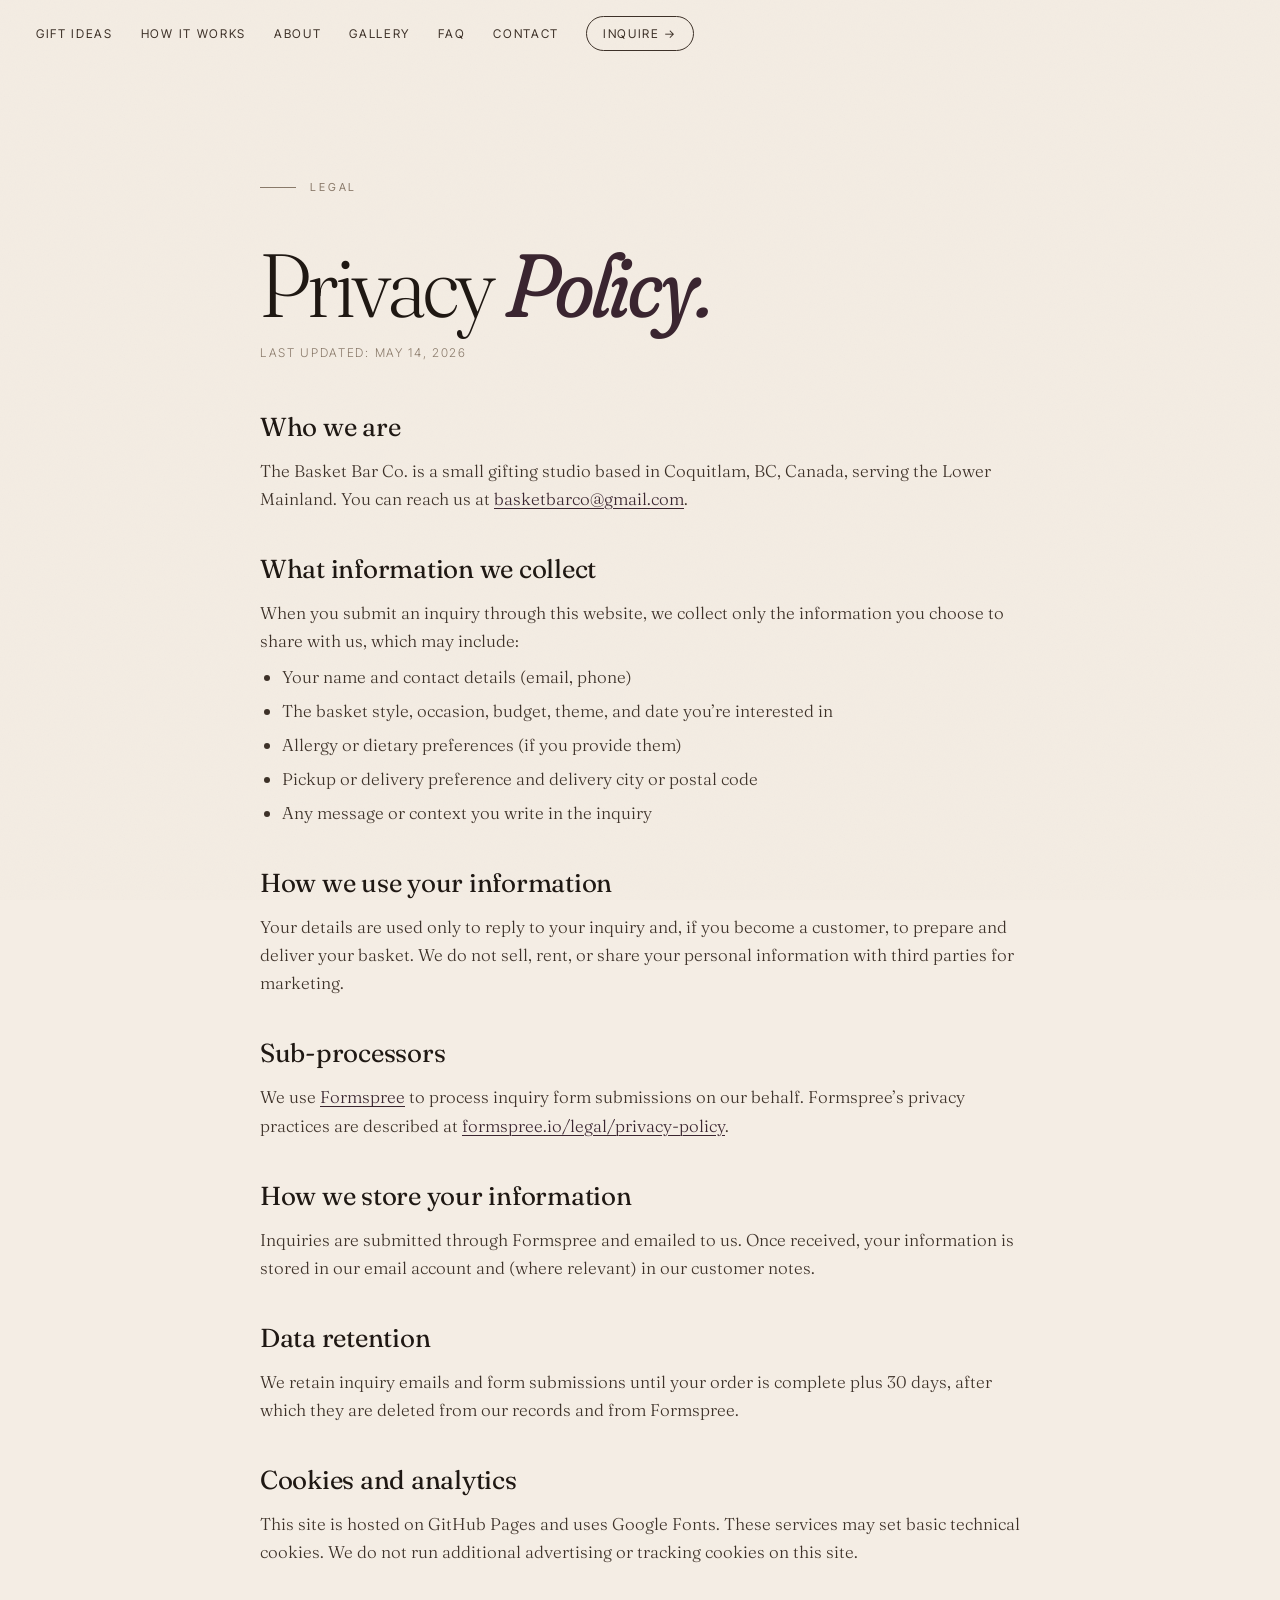
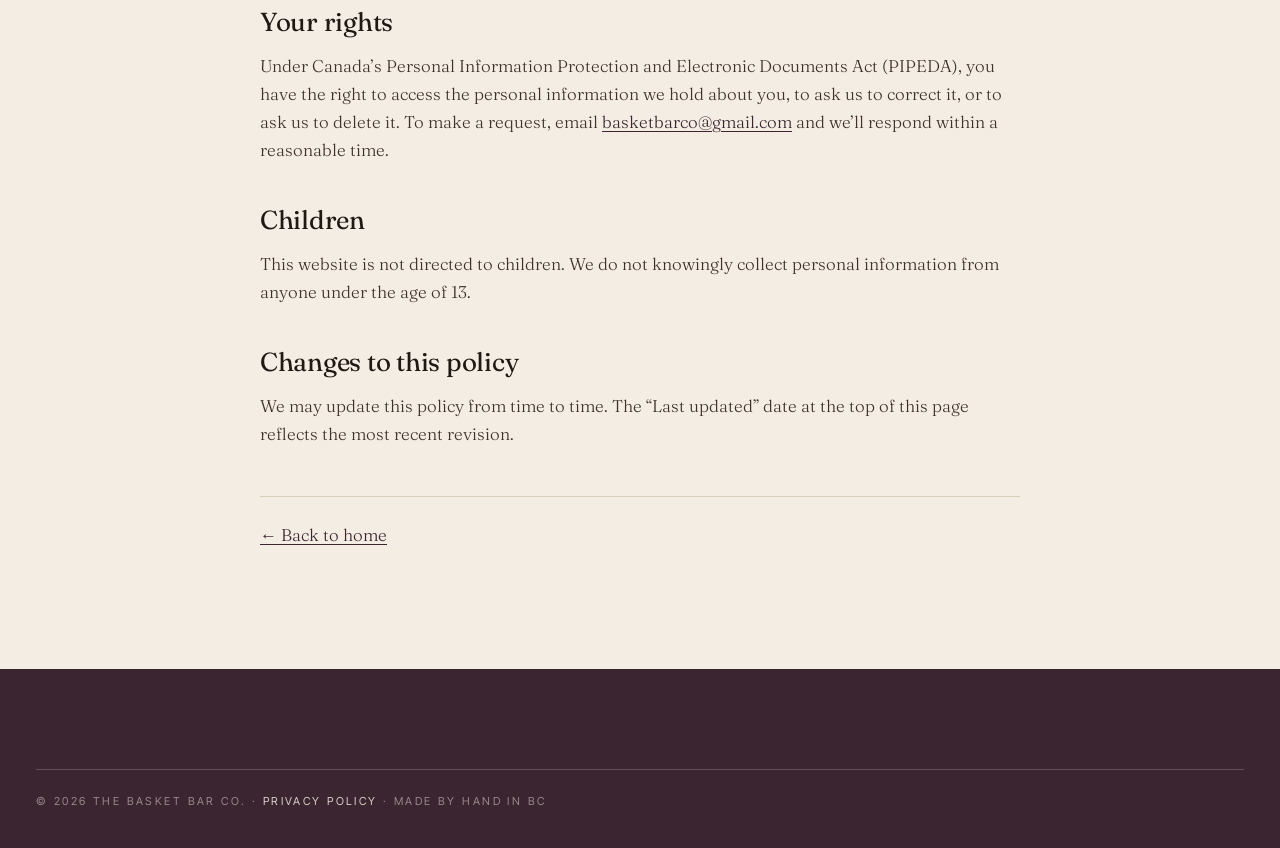
<file: privacy.html>
<!doctype html>
<html lang="en">
<head>
<meta charset="utf-8" />
<meta name="viewport" content="width=device-width, initial-scale=1" />
<title>Privacy Policy | The Basket Bar Co.</title>
<meta name="description" content="How The Basket Bar Co. handles and protects the personal information you share when submitting a gift basket inquiry." />
<meta name="robots" content="index, follow" />
<link rel="canonical" href="https://basketbarco.com/privacy.html" />
<link rel="preconnect" href="https://fonts.googleapis.com" />
<link rel="preconnect" href="https://fonts.gstatic.com" crossorigin />
<link href="https://fonts.googleapis.com/css2?family=Fraunces:ital,opsz,wght@0,9..144,300..800;1,9..144,300..800&family=Inter+Tight:wght@300;400;500;600&display=swap" rel="stylesheet" />
<link rel="stylesheet" href="styles.css" />
</head>
<body class="legal-page">

<nav class="top" id="nav">
  <div class="links">
    <a href="index.html#shop">Gift Ideas</a>
    <a href="index.html#custom">How It Works</a>
    <a href="index.html#about">About</a>
    <a href="index.html#gallery">Gallery</a>
    <a href="index.html#faq">FAQ</a>
    <a href="index.html#contact">Contact</a>
  </div>
  <a href="index.html" class="mark" aria-label="Basket Bar Co. — home">
    <picture><source srcset="images/logo-transparent.webp" type="image/webp"><img src="images/logo-transparent.png" alt="Basket Bar Co." width="1024" height="838" decoding="async" class="logo-img"></picture>
  </a>
  <div class="right">
    <a href="index.html#contact" class="inquire">Inquire &rarr;</a>
    <button class="nav-toggle" id="navToggle" aria-label="Open menu" aria-expanded="false" aria-controls="mobileMenu">
      <span></span><span></span><span></span>
    </button>
  </div>
</nav>

<div class="mobile-menu" id="mobileMenu" aria-hidden="true">
  <div class="mobile-menu-inner">
    <a href="index.html#shop" class="mm-link">Gift Ideas</a>
    <a href="index.html#custom" class="mm-link">How It Works</a>
    <a href="index.html#about" class="mm-link">About</a>
    <a href="index.html#gallery" class="mm-link">Gallery</a>
    <a href="index.html#faq" class="mm-link">FAQ</a>
    <a href="index.html#contact" class="mm-link">Contact</a>
    <a href="index.html#contact" class="mm-link mm-cta">Inquire &rarr;</a>
  </div>
</div>
<div class="mobile-menu-backdrop" id="mobileMenuBackdrop"></div>

<main class="legal-main">
  <div class="legal-inner">
    <div class="section-label">Legal</div>
    <h1 class="display">Privacy <em>Policy.</em></h1>
    <p class="legal-meta">Last updated: May 14, 2026</p>

    <h2>Who we are</h2>
    <p>The Basket Bar Co. is a small gifting studio based in Coquitlam, BC, Canada, serving the Lower Mainland. You can reach us at <a href="mailto:basketbarco@gmail.com">basketbarco@gmail.com</a>.</p>

    <h2>What information we collect</h2>
    <p>When you submit an inquiry through this website, we collect only the information you choose to share with us, which may include:</p>
    <ul>
      <li>Your name and contact details (email, phone)</li>
      <li>The basket style, occasion, budget, theme, and date you&rsquo;re interested in</li>
      <li>Allergy or dietary preferences (if you provide them)</li>
      <li>Pickup or delivery preference and delivery city or postal code</li>
      <li>Any message or context you write in the inquiry</li>
    </ul>

    <h2>How we use your information</h2>
    <p>Your details are used only to reply to your inquiry and, if you become a customer, to prepare and deliver your basket. We do not sell, rent, or share your personal information with third parties for marketing.</p>

    <h2>Sub-processors</h2>
    <p>We use <a href="https://formspree.io" target="_blank" rel="noopener noreferrer">Formspree</a> to process inquiry form submissions on our behalf. Formspree&rsquo;s privacy practices are described at <a href="https://formspree.io/legal/privacy-policy" target="_blank" rel="noopener noreferrer">formspree.io/legal/privacy-policy</a>.</p>

    <h2>How we store your information</h2>
    <p>Inquiries are submitted through Formspree and emailed to us. Once received, your information is stored in our email account and (where relevant) in our customer notes.</p>

    <h2>Data retention</h2>
    <p>We retain inquiry emails and form submissions until your order is complete plus 30 days, after which they are deleted from our records and from Formspree.</p>

    <h2>Cookies and analytics</h2>
    <p>This site is hosted on GitHub Pages and uses Google Fonts. These services may set basic technical cookies. We do not run additional advertising or tracking cookies on this site.</p>

    <h2>Your rights</h2>
    <p>Under Canada&rsquo;s Personal Information Protection and Electronic Documents Act (PIPEDA), you have the right to access the personal information we hold about you, to ask us to correct it, or to ask us to delete it. To make a request, email <a href="mailto:basketbarco@gmail.com">basketbarco@gmail.com</a> and we&rsquo;ll respond within a reasonable time.</p>

    <h2>Children</h2>
    <p>This website is not directed to children. We do not knowingly collect personal information from anyone under the age of 13.</p>

    <h2>Changes to this policy</h2>
    <p>We may update this policy from time to time. The &ldquo;Last updated&rdquo; date at the top of this page reflects the most recent revision.</p>

    <p class="legal-back"><a href="index.html">&larr; Back to home</a></p>
  </div>
</main>

<footer>
  <div class="legal">
    <span>&copy; 2026 The Basket Bar Co. &middot; <a href="privacy.html">Privacy Policy</a> &middot; Made by hand in BC</span>
  </div>
</footer>

<script src="script.js"></script>
</body>
</html>
</file>
<file: styles.css>
:root {
  --cream: #f4ede4;
  --cream-2: #ebe1d3;
  --paper: #faf6ef;
  --ink: #1f1813;
  --ink-soft: #3d3128;
  --mute: #8a7a6a;
  --hair: #d8ccba;
  --anchor: #3a2530;
  --anchor-2: #5a2a30;
  --blush: #d9b8a8;
  --serif: "Fraunces", "Times New Roman", serif;
  --sans: "Inter Tight", -apple-system, system-ui, sans-serif;
}

* { box-sizing: border-box; margin: 0; padding: 0; }
html, body {
  background: var(--cream);
  color: var(--ink);
  font-family: var(--sans);
  -webkit-font-smoothing: antialiased;
}
body { overflow-x: hidden; cursor: none; }
@media (pointer: coarse) {
  body { cursor: auto; }
  #cursor { display: none; }
}

/* paper grain */
body::before {
  content: "";
  position: fixed; inset: 0;
  pointer-events: none;
  z-index: 1000;
  opacity: 0.35;
  mix-blend-mode: multiply;
  background-image: url("data:image/svg+xml;utf8,<svg xmlns='http://www.w3.org/2000/svg' width='240' height='240'><filter id='n'><feTurbulence type='fractalNoise' baseFrequency='0.85' numOctaves='2' stitchTiles='stitch'/><feColorMatrix values='0 0 0 0 0.15  0 0 0 0 0.10  0 0 0 0 0.07  0 0 0 0.06 0'/></filter><rect width='100%25' height='100%25' filter='url(%23n)'/></svg>");
}

/* custom cursor */
#cursor {
  position: fixed; top: 0; left: 0;
  width: 10px; height: 10px;
  border-radius: 50%;
  background: var(--anchor);
  pointer-events: none;
  z-index: 2000;
  transform: translate(-50%, -50%);
  transition: width .35s cubic-bezier(.2,.8,.2,1), height .35s cubic-bezier(.2,.8,.2,1), background .3s, opacity .3s;
  mix-blend-mode: multiply;
}
#cursor.big { width: 64px; height: 64px; background: var(--anchor); opacity: .85; }
#cursor.text { width: 4px; height: 22px; border-radius: 2px; }

/* nav */
nav.top {
  position: fixed; top: 0; left: 0; right: 0;
  z-index: 50;
  display: grid;
  grid-template-columns: 1fr auto 1fr;
  align-items: center;
  padding: 14px 36px;
  font-family: var(--sans);
  font-size: 12px;
  letter-spacing: 0.14em;
  text-transform: uppercase;
  color: var(--ink-soft);
  transition: background .4s, backdrop-filter .4s, color .4s;
}
nav.top.scrolled {
  background: rgba(244, 237, 228, 0.82);
  backdrop-filter: blur(12px);
  border-bottom: 1px solid var(--hair);
}
nav.top .links { display: flex; gap: 28px; }
nav.top .links a, nav.top .right a {
  color: inherit;
  text-decoration: none;
  position: relative;
}
nav.top .links a::after {
  content: ""; position: absolute; left: 0; right: 0; bottom: -6px;
  height: 1px; background: currentColor;
  transform: scaleX(0); transform-origin: left;
  transition: transform .5s cubic-bezier(.2,.8,.2,1);
}
nav.top .links a:hover::after { transform: scaleX(1); }
nav.top .mark {
  display: flex; align-items: center; gap: 0;
  text-decoration: none;
  color: inherit;
}
nav.top .mark .logo-img {
  height: 200px; width: auto; display: block;
  background: transparent;
  border: 0;
  box-shadow: none;
  mix-blend-mode: multiply;
  transition: height .4s, mix-blend-mode .4s;
}
nav.top.scrolled .mark .logo-img { height: 130px; }

/* BRAND ROW (desktop only) — declarations live near end of file for cascade order */
.brand-row { display: none; }
nav.top .right { justify-self: end; display: flex; gap: 24px; align-items: center; }
nav.top .inquire {
  border: 1px solid currentColor;
  padding: 9px 16px;
  border-radius: 999px;
}

/* HERO */
.hero {
  position: relative;
  min-height: 100vh;
  width: 100%;
  overflow: hidden;
  background: var(--cream);
  padding: 140px 36px 60px;
  display: grid;
  grid-template-columns: 1.1fr 1fr;
  gap: 48px;
  align-items: stretch;
}
.hero .text-col {
  display: flex; flex-direction: column;
  justify-content: space-between;
  position: relative;
  z-index: 2;
}
.hero .meta-top {
  display: flex; gap: 18px; align-items: baseline;
  color: var(--anchor);
  font-size: 11px; letter-spacing: .26em; text-transform: uppercase;
  font-weight: 500;
}
.hero .meta-top .dot {
  display: inline-block; width: 6px; height: 6px; border-radius: 50%;
  background: var(--anchor); vertical-align: middle;
}
.hero h1 {
  color: var(--ink);
  font-family: var(--serif);
  font-weight: 400;
  font-variation-settings: "opsz" 144, "SOFT" 30;
  font-size: clamp(64px, 9.5vw, 168px);
  line-height: 0.9;
  letter-spacing: -0.035em;
  margin-top: 32px;
}
.hero h1 em {
  font-style: italic;
  font-weight: 500;
  color: var(--anchor);
  font-variation-settings: "opsz" 144, "SOFT" 100, "WONK" 1;
}
.hero .lede {
  margin-top: 36px;
  max-width: 38ch;
  font-family: var(--serif);
  font-weight: 300;
  font-size: 19px;
  line-height: 1.55;
  color: var(--ink-soft);
}
.hero .ctas {
  margin-top: 40px;
  display: flex; gap: 16px; align-items: center;
  flex-wrap: wrap;
}
.hero .cta {
  display: inline-flex; align-items: center; gap: 12px;
  text-decoration: none;
  padding: 18px 28px;
  border-radius: 999px;
  font-family: var(--sans);
  font-size: 13px;
  letter-spacing: .14em;
  text-transform: uppercase;
  font-weight: 500;
  transition: background .4s, color .4s, transform .4s;
}
.hero .cta.primary { background: var(--anchor); color: var(--cream); }
.hero .cta.primary:hover { background: var(--anchor-2); transform: translateX(4px); }
.hero .cta.ghost { color: var(--ink); border: 1px solid var(--anchor); }
.hero .cta.ghost:hover { background: var(--anchor); color: var(--cream); }
.hero .badges {
  margin-top: auto;
  padding-top: 48px;
  display: flex; gap: 24px;
  border-top: 1px solid var(--hair);
  font-family: var(--sans);
  font-size: 11px; letter-spacing: .22em; text-transform: uppercase;
  color: var(--mute);
}
.hero .badges span { display: flex; align-items: center; gap: 8px; }
.hero .badges span::before {
  content: ""; display: inline-block; width: 5px; height: 5px;
  border-radius: 50%; background: var(--anchor);
}

.hero .img-col { position: relative; }
.hero .img-frame {
  position: relative;
  width: 100%; height: 100%;
  min-height: 600px;
  overflow: hidden;
  border-radius: 4px;
  box-shadow: 0 30px 90px rgba(58,37,48,.18);
}
.hero .img-frame .bg {
  position: absolute; inset: 0;
  background-image: url("images/hero-sunshine.png");                    /* PNG fallback */
  background-image: -webkit-image-set(
    url("images/hero-sunshine.webp") type("image/webp") 1x,
    url("images/hero-sunshine.png") type("image/png") 1x
  );
  background-image: image-set(
    url("images/hero-sunshine.webp") type("image/webp") 1x,
    url("images/hero-sunshine.png") type("image/png") 1x
  );
  background-size: cover;
  background-position: center right;
  transform: scale(1.02);
  will-change: transform;
}
.hero .img-caption {
  position: absolute;
  left: -28px; bottom: 48px;
  background: var(--anchor);
  color: var(--cream);
  padding: 16px 22px;
  z-index: 3;
  font-family: var(--serif);
  font-style: italic;
  font-size: 18px;
  font-variation-settings: "opsz" 144, "SOFT" 100, "WONK" 1;
  box-shadow: 0 16px 40px rgba(58,37,48,.25);
  transform: rotate(-2deg);
}
.hero .img-caption small {
  display: block;
  font-style: normal;
  font-family: var(--sans);
  font-size: 10px;
  letter-spacing: .26em;
  text-transform: uppercase;
  color: var(--blush);
  margin-bottom: 4px;
  font-variation-settings: normal;
}
.hero .vol-tag {
  position: absolute;
  top: 28px; right: 28px;
  color: var(--cream);
  font-family: var(--serif);
  font-style: italic;
  font-weight: 300;
  font-size: 64px;
  line-height: 1;
  z-index: 3;
  text-shadow: 0 4px 24px rgba(0,0,0,.5);
  font-variation-settings: "opsz" 144, "SOFT" 100, "WONK" 1;
}
/* TICKER */
.ticker {
  background: var(--anchor);
  color: var(--cream);
  padding: 22px 0;
  overflow: hidden;
  border-top: 1px solid var(--anchor);
  border-bottom: 1px solid var(--anchor);
}
.ticker .track {
  display: flex; gap: 64px;
  white-space: nowrap;
  animation: marquee 48s linear infinite;
  font-family: var(--serif);
  font-style: italic;
  font-weight: 300;
  font-size: 36px;
  font-variation-settings: "opsz" 144, "SOFT" 60;
}
.ticker .track span { display: inline-flex; align-items: center; gap: 64px; }
.ticker .track svg { flex: 0 0 auto; }
@keyframes marquee {
  from { transform: translateX(0); }
  to { transform: translateX(-50%); }
}

/* SECTION CHROME */
section { padding: 140px 36px; position: relative; }
.section-label {
  font-family: var(--sans);
  font-size: 11px;
  letter-spacing: .26em;
  text-transform: uppercase;
  color: var(--mute);
  display: flex; align-items: center; gap: 14px;
  margin-bottom: 48px;
}
.section-label::before {
  content: ""; display: inline-block;
  width: 36px; height: 1px; background: currentColor;
}
.display {
  font-family: var(--serif);
  font-weight: 300;
  font-variation-settings: "opsz" 144, "SOFT" 40;
  line-height: 0.95;
  letter-spacing: -0.025em;
}
.display em {
  font-style: italic;
  font-weight: 400;
  color: var(--anchor);
  font-variation-settings: "opsz" 144, "SOFT" 100, "WONK" 1;
}

/* FEATURED */
.featured { background: var(--cream); }
.featured .head {
  display: grid;
  grid-template-columns: 1fr 1fr;
  align-items: end;
  gap: 40px;
  margin-bottom: 80px;
}
.featured h2 { font-size: clamp(56px, 8vw, 130px); }
.featured .lede {
  font-family: var(--serif);
  font-weight: 300;
  font-size: 18px;
  line-height: 1.5;
  color: var(--ink-soft);
  max-width: 36ch;
  justify-self: end;
  padding-bottom: 18px;
}
.gallery {
  display: grid;
  grid-template-columns: 1.4fr 1fr;
  gap: 24px;
  align-items: start;
}
.gallery .col-right { display: grid; gap: 24px; }
.gallery.five .col-right {
  grid-template-columns: 1fr 1fr;
  gap: 20px;
}
.gallery.five .basket.small .frame { aspect-ratio: 1 / 1; }
@media (max-width: 1100px) {
  .gallery.five .col-right { grid-template-columns: 1fr; }
}
.basket {
  position: relative;
  cursor: none;
  text-decoration: none;
  color: inherit;
}
.basket .frame {
  position: relative;
  overflow: hidden;
  background: var(--cream-2);
}
.basket .frame img {
  width: 100%; height: 100%;
  object-fit: cover;
  display: block;
  transition: transform 1.2s cubic-bezier(.2,.8,.2,1), filter .8s;
}
.basket:hover .frame img { transform: scale(1.04); filter: brightness(.78); }
.basket .meta {
  margin-top: 18px;
  display: flex; justify-content: space-between; align-items: baseline;
  border-top: 1px solid var(--hair);
  padding-top: 14px;
}
.basket .meta h3 {
  font-family: var(--serif);
  font-weight: 400;
  font-size: 26px;
  letter-spacing: -0.01em;
  font-variation-settings: "opsz" 144;
}
.basket .desc {
  font-family: var(--serif);
  font-weight: 300;
  font-size: 16px;
  line-height: 1.55;
  color: var(--ink-soft);
  margin-top: 8px;
  max-width: 42ch;
}
.basket.feature .frame { aspect-ratio: 4/5; }
.basket.small .frame { aspect-ratio: 4/3; }
.basket .meta .price {
  font-family: var(--sans);
  font-size: 11px;
  letter-spacing: .22em;
  text-transform: uppercase;
  color: var(--mute);
  font-weight: 500;
}
.basket .desc em {
  display: block;
  margin-top: 8px;
  font-style: italic;
  font-size: 13px;
  letter-spacing: .04em;
  color: var(--anchor);
  font-variation-settings: "opsz" 144, "SOFT" 100;
}

/* DIVIDER */
.divider {
  display: flex; align-items: center; justify-content: center;
  padding: 72px 0;
  color: var(--anchor);
}
.divider .line {
  flex: 1; height: 1px; background: var(--hair);
  max-width: 30vw;
}
.divider svg { margin: 0 24px; }

/* HOW IT WORKS */
.how {
  background: var(--paper);
  padding: 160px 36px 200px;
  position: relative;
}
.how .head { max-width: 1400px; margin: 0 auto 96px; }
.how h2 { font-size: clamp(56px, 9vw, 140px); max-width: 14ch; }
.how .timeline { max-width: 1200px; margin: 0 auto; position: relative; }
.how .timeline::before {
  content: "";
  position: absolute;
  left: 50%; top: 40px; bottom: 40px;
  width: 1px;
  background: var(--hair);
}
.step {
  display: grid;
  grid-template-columns: 1fr 80px 1fr;
  gap: 0;
  align-items: center;
  margin-bottom: 120px;
  position: relative;
}
.step:last-child { margin-bottom: 0; }
.step .img-wrap {
  aspect-ratio: 4/5;
  overflow: hidden;
  background: var(--cream-2);
}
.step .img-wrap img {
  width: 100%; height: 100%; object-fit: cover;
  transition: transform 1.4s cubic-bezier(.2,.8,.2,1);
}
.step:hover .img-wrap img { transform: scale(1.05); }
.step .text { padding: 0 8%; }
.step.left .img-wrap { grid-column: 1; }
.step.left .text { grid-column: 3; }
.step.right .img-wrap { grid-column: 3; order: 2; }
.step.right .text { grid-column: 1; text-align: right; }
.step .num {
  grid-column: 2;
  justify-self: center;
  width: 56px; height: 56px;
  border-radius: 50%;
  background: var(--cream);
  border: 1px solid var(--anchor);
  color: var(--anchor);
  display: flex; align-items: center; justify-content: center;
  font-family: var(--serif);
  font-style: italic;
  font-size: 22px;
  font-variation-settings: "opsz" 144, "SOFT" 100;
  z-index: 2;
}
.step .label {
  font-size: 11px; letter-spacing: .26em; text-transform: uppercase;
  color: var(--mute); margin-bottom: 18px;
}
.step h3 {
  font-family: var(--serif);
  font-weight: 300;
  font-size: clamp(36px, 4vw, 64px);
  line-height: 1;
  letter-spacing: -0.02em;
  margin-bottom: 18px;
  font-variation-settings: "opsz" 144, "SOFT" 40;
}
.step h3 em {
  font-style: italic; font-weight: 400; color: var(--anchor);
  font-variation-settings: "opsz" 144, "SOFT" 100, "WONK" 1;
}
.step p {
  font-family: var(--serif);
  font-weight: 300;
  font-size: 18px;
  line-height: 1.55;
  color: var(--ink-soft);
  max-width: 36ch;
}
.step.right p { margin-left: auto; }

/* OCCASIONS */
.occasions {
  background: var(--cream);
  padding: 140px 36px;
}
.occasions h2 {
  font-size: clamp(48px, 7vw, 110px);
  margin-bottom: 64px;
  max-width: 18ch;
}
.occasion-grid {
  display: grid;
  grid-template-columns: repeat(3, 1fr);
  border-top: 1px solid var(--hair);
}
.occasion {
  border-bottom: 1px solid var(--hair);
  border-right: 1px solid var(--hair);
  padding: 36px 32px;
  display: flex; align-items: baseline; justify-content: space-between;
  text-decoration: none;
  color: var(--ink);
  transition: background .5s, color .5s, padding .5s;
  font-family: var(--serif);
  font-weight: 300;
  font-size: 32px;
  font-variation-settings: "opsz" 144;
}
.occasion:nth-child(3n) { border-right: 0; }
.occasion .arrow {
  font-family: var(--sans);
  font-size: 14px;
  color: var(--mute);
  transition: transform .5s, color .5s;
}
.occasion:hover {
  background: var(--anchor);
  color: var(--cream);
  padding-left: 48px;
}
.occasion:hover .arrow { color: var(--cream); transform: translateX(8px); }
.occasion .num {
  font-size: 11px; letter-spacing: .22em; text-transform: uppercase;
  color: var(--mute); font-family: var(--sans); font-weight: 400;
  margin-right: 24px;
}
.occasion:hover .num { color: var(--blush); }

/* ABOUT */
.about {
  background: var(--anchor);
  color: var(--cream);
  padding: 200px 36px;
  position: relative;
}
.about .grid {
  max-width: 1400px; margin: 0 auto;
  display: grid;
  grid-template-columns: 1fr 1fr;
  gap: 80px;
  align-items: end;
}
.about .section-label { color: rgba(244,237,228,.6); }
.about .section-label::before { background: rgba(244,237,228,.6); }
.about h2 {
  font-size: clamp(48px, 6vw, 96px);
  line-height: 1;
  margin-bottom: 48px;
}
.about h2 em { color: var(--blush); }
.about p {
  font-family: var(--serif);
  font-weight: 300;
  font-size: 18px;
  line-height: 1.65;
  color: rgba(244,237,228,.85);
  max-width: 44ch;
  margin-bottom: 20px;
}
.about .img-pair {
  display: grid;
  grid-template-columns: 1fr 1fr;
  gap: 16px;
}
.about .img-pair .img-wrap { aspect-ratio: 3/4; overflow: hidden; }
.about .img-pair .img-wrap:nth-child(2) { margin-top: 60px; }
.about .img-pair img { width: 100%; height: 100%; object-fit: cover; }

/* MOOD BOARD */
.mood {
  background: var(--cream);
  padding: 160px 36px;
}
.mood .head {
  display: grid; grid-template-columns: 1fr 1fr;
  align-items: end; gap: 40px;
  margin-bottom: 64px;
  max-width: 1500px;
  margin-left: auto; margin-right: auto;
}
.mood h2 { font-size: clamp(48px, 7vw, 110px); }
.mood .lede {
  font-family: var(--serif); font-weight: 300; font-size: 18px;
  line-height: 1.5; color: var(--ink-soft);
  max-width: 38ch; padding-bottom: 18px;
}
.mood .lede a {
  color: var(--anchor);
  font-style: italic;
  text-decoration: none;
  border-bottom: 1px solid currentColor;
}
.gallery-grid {
  display: grid;
  grid-template-columns: repeat(3, 1fr);
  gap: 18px;
  max-width: 1500px;
  margin: 0 auto;
}
.gallery-grid .g-tile {
  position: relative;
  overflow: hidden;
  background: var(--cream-2);
  aspect-ratio: 4 / 5;
  display: block;
  border-radius: 2px;
  cursor: none;
}
.gallery-grid .g-tile img {
  width: 100%;
  height: 100%;
  object-fit: cover;
  display: block;
  transition: transform 1.2s cubic-bezier(.2,.8,.2,1), filter .8s;
}
.gallery-grid .g-tile:hover img { transform: scale(1.04); filter: brightness(.92); }
/* Wide tile: spans 2 columns, landscape aspect, used for editorial flat-lay shots */
.gallery-grid .g-tile.wide {
  grid-column: span 2;
  aspect-ratio: 4 / 3;
}
@media (max-width: 1100px) {
  .gallery-grid { grid-template-columns: repeat(2, 1fr); gap: 14px; }
  .gallery-grid .g-tile.wide { grid-column: span 2; aspect-ratio: 4 / 3; }
}
@media (max-width: 600px) {
  .gallery-grid { grid-template-columns: 1fr; gap: 12px; }
  .gallery-grid .g-tile.wide { grid-column: span 1; aspect-ratio: 4 / 3; }
}

/* PICKUP & DELIVERY */
.pickup-delivery {
  background: var(--cream);
  padding: 120px 36px 80px;
}
.pickup-delivery .pd-inner {
  max-width: 900px;
  margin: 0 auto;
  text-align: center;
}
.pickup-delivery .section-label { justify-content: center; }
.pickup-delivery .section-label::before { display: none; }
.pickup-delivery h2 {
  font-size: clamp(48px, 6vw, 88px);
  margin-bottom: 32px;
}
.pickup-delivery .pd-text {
  font-family: var(--serif);
  font-weight: 300;
  font-size: 20px;
  line-height: 1.6;
  color: var(--ink-soft);
  max-width: 60ch;
  margin: 0 auto;
}

/* INQUIRE SECTION + TRADITIONAL FORM */
.inquire-section {
  background: var(--paper);
  padding: 140px 36px 180px;
  position: relative;
}
.inquire-section .head {
  max-width: 800px;
  margin: 0 auto 32px;
  text-align: center;
}
.inquire-section .head .section-label { justify-content: center; }
.inquire-section .head .section-label::before { display: none; }
.inquire-section h2 {
  font-size: clamp(48px, 7vw, 110px);
  max-width: 16ch;
  margin: 0 auto;
}
.custom-note {
  max-width: 720px;
  margin: 0 auto 24px;
  text-align: center;
  font-family: var(--serif);
  font-weight: 300;
  font-style: italic;
  font-size: 17px;
  line-height: 1.6;
  color: var(--ink-soft);
  padding: 20px 28px;
  border-top: 1px solid var(--hair);
  border-bottom: 1px solid var(--hair);
}
.custom-note.small-note {
  font-size: 14px;
  padding: 14px 24px;
  margin-bottom: 56px;
  color: var(--mute);
  border-top: 0;
}
.inquire-form {
  max-width: 720px;
  margin: 0 auto;
  background: #fffdf8;
  border: 1px solid var(--hair);
  border-radius: 8px;
  padding: 56px 56px 48px;
  box-shadow: 0 24px 60px rgba(58, 37, 48, .08);
  display: grid;
  gap: 28px;
}
.inquire-form .field {
  display: flex;
  flex-direction: column;
  gap: 8px;
}
.inquire-form label {
  font-family: var(--sans);
  font-size: 12px;
  font-weight: 600;
  letter-spacing: .14em;
  text-transform: uppercase;
  color: var(--ink);
}
.inquire-form input,
.inquire-form select,
.inquire-form textarea {
  font-family: var(--sans);
  font-size: 16px;
  line-height: 1.4;
  color: var(--ink);
  background: var(--cream);
  border: 1px solid var(--hair);
  border-radius: 4px;
  padding: 14px 16px;
  width: 100%;
  outline: none;
  transition: border-color .25s, box-shadow .25s, background .25s;
  -webkit-appearance: none;
  appearance: none;
}
.inquire-form input::placeholder,
.inquire-form textarea::placeholder {
  color: var(--mute);
}
.inquire-form input:focus,
.inquire-form select:focus,
.inquire-form textarea:focus {
  border-color: var(--anchor);
  background: #fffdf8;
  box-shadow: 0 0 0 3px rgba(58, 37, 48, .12);
}
.inquire-form select {
  background-image: url("data:image/svg+xml;utf8,<svg xmlns='http://www.w3.org/2000/svg' width='12' height='8' viewBox='0 0 12 8'><path d='M1 1l5 5 5-5' stroke='%233a2530' stroke-width='1.5' fill='none'/></svg>");
  background-repeat: no-repeat;
  background-position: right 16px center;
  padding-right: 40px;
  cursor: pointer;
}
.inquire-form textarea {
  resize: vertical;
  min-height: 120px;
  font-family: var(--sans);
}
.inquire-form .form-footer {
  margin-top: 12px;
  display: flex;
  flex-direction: column;
  align-items: stretch;
  gap: 16px;
}
.inquire-form .form-footer small {
  font-family: var(--sans);
  font-size: 12px;
  letter-spacing: .14em;
  text-transform: uppercase;
  color: var(--mute);
  text-align: center;
}
.inquire-form button {
  background: var(--anchor);
  color: var(--cream);
  border: 0;
  padding: 18px 28px;
  font-family: var(--sans);
  font-weight: 600;
  font-size: 14px;
  letter-spacing: .18em;
  text-transform: uppercase;
  cursor: pointer;
  border-radius: 999px;
  transition: background .3s, transform .3s, box-shadow .3s;
}
.inquire-form button:hover {
  background: var(--anchor-2);
  transform: translateY(-1px);
  box-shadow: 0 8px 24px rgba(58, 37, 48, .25);
}

/* FOOTER */
footer {
  background: var(--anchor);
  color: var(--cream);
  padding: 100px 36px 40px;
}
footer .grid {
  display: grid;
  grid-template-columns: 2fr 1fr 1fr 1fr;
  gap: 48px;
  max-width: 1500px;
  margin: 0 auto 80px;
  align-items: start;
}
footer .footer-logo {
  width: 520px; max-width: 100%; height: auto; display: block;
  background: transparent;
  filter: brightness(0) invert(1) opacity(.94);
}
footer .footer-tag {
  margin-top: 24px;
  font-family: var(--serif);
  font-weight: 300;
  font-size: 18px;
  color: rgba(244,237,228,.75);
  max-width: 34ch;
  line-height: 1.5;
}
footer h4 {
  font-family: var(--sans);
  font-weight: 500;
  font-size: 11px;
  letter-spacing: .26em;
  text-transform: uppercase;
  color: rgba(244,237,228,.6);
  margin-bottom: 20px;
}
footer ul { list-style: none; }
footer li {
  margin-bottom: 10px;
  font-family: var(--serif);
  font-weight: 300;
  font-size: 18px;
}
footer a { color: rgba(244,237,228,.85); text-decoration: none; transition: color .3s; }
footer a:hover { color: var(--blush); }
footer .legal {
  border-top: 1px solid rgba(244,237,228,.2);
  padding-top: 24px;
  font-size: 11px; letter-spacing: .22em; text-transform: uppercase;
  color: rgba(244,237,228,.5);
  display: flex; justify-content: space-between;
  max-width: 1500px; margin: 0 auto;
}

/* RESPONSIVE */
@media (max-width: 900px) {
  nav.top { padding: 16px 20px; grid-template-columns: auto 1fr auto; }
  nav.top .links { display: none; }
  nav.top .mark .logo-img { height: 100px; }
  nav.top .right .inquire { display: none; }
  nav.top .nav-toggle { display: flex; }
  .pickup-delivery { padding: 80px 20px 60px; }
  .inquire-form { padding: 32px 24px 28px; }
  .custom-note { padding: 16px 20px; }
  section, .how, .occasions, .about, .mood, .inquire-section { padding-left: 20px; padding-right: 20px; }
  /* Mobile hero — full-bleed editorial: image first, text below */
  .hero {
    grid-template-columns: 1fr;
    padding: 90px 0 56px;        /* zero side padding so image can full-bleed */
    gap: 28px;
    min-height: 0;
  }
  .hero .img-col { order: -1; }   /* image renders FIRST */
  .hero .text-col { padding: 0 22px; }
  .hero .img-frame {
    min-height: 420px;
    border-radius: 0;             /* edge-to-edge */
    box-shadow: none;
  }
  .hero .img-frame .bg {
    background-position: center 42%;
  }
  .hero .vol-tag,
  .hero .img-caption {
    left: 16px;
    bottom: 18px;
    right: auto;
  }
  .hero .img-caption {
    padding: 13px 18px;
    font-size: 15px;
    transform: rotate(-2deg);
  }
  /* Tighter hero text rhythm so the headline lands close to the image */
  .hero h1 { margin-top: 16px; }
  .hero .lede { margin-top: 22px; font-size: 17px; }
  .hero .ctas { margin-top: 26px; }
  .hero .hero-micro { margin-top: 18px; }
  .featured .head, .mood .head, .about .grid { grid-template-columns: 1fr; }
  .featured .lede { justify-self: start; }
  .gallery { grid-template-columns: 1fr; }
  .occasion-grid { grid-template-columns: 1fr; }
  .occasion { border-right: 0; }
  .step, .step.right { grid-template-columns: 1fr; gap: 24px; }
  .step .num { display: none; }
  .step.left .text, .step.right .text { grid-column: 1; padding: 0; text-align: left; }
  .step.right .img-wrap { order: 0; grid-column: 1; }
  .how .timeline::before { display: none; }
  .masonry { column-count: 2; }
  footer .grid { grid-template-columns: 1fr; }
  footer .footer-logo { width: 320px; }
}

@media (max-width: 600px) {
  .gallery.six { grid-template-columns: 1fr; }
}

/* HAMBURGER + MOBILE DRAWER */
.nav-toggle {
  display: none;
  flex-direction: column;
  justify-content: center;
  gap: 5px;
  width: 44px; height: 44px;
  background: transparent;
  border: 1px solid var(--anchor);
  border-radius: 999px;
  padding: 0 11px;
  cursor: pointer;
  -webkit-appearance: none;
  appearance: none;
  transition: background .3s, transform .3s;
}
.nav-toggle span {
  display: block;
  height: 1.5px;
  background: var(--anchor);
  border-radius: 2px;
  transition: transform .35s cubic-bezier(.2,.8,.2,1), opacity .25s;
}
body.menu-open .nav-toggle span:nth-child(1) { transform: translateY(6.5px) rotate(45deg); }
body.menu-open .nav-toggle span:nth-child(2) { opacity: 0; }
body.menu-open .nav-toggle span:nth-child(3) { transform: translateY(-6.5px) rotate(-45deg); }

.mobile-menu {
  position: fixed;
  top: 0; right: 0; bottom: 0;
  width: min(86vw, 380px);
  background: var(--cream);
  z-index: 99;
  transform: translateX(100%);
  transition: transform .45s cubic-bezier(.2,.8,.2,1);
  box-shadow: -20px 0 60px rgba(58,37,48,.15);
  display: flex;
  align-items: center;
  justify-content: center;
  visibility: hidden;
}
body.menu-open .mobile-menu { transform: translateX(0); visibility: visible; }
.mobile-menu-inner {
  display: flex;
  flex-direction: column;
  gap: 28px;
  padding: 40px;
  width: 100%;
}
.mobile-menu .mm-link {
  font-family: var(--serif);
  font-weight: 300;
  font-size: 30px;
  letter-spacing: -0.01em;
  color: var(--ink);
  text-decoration: none;
  font-variation-settings: "opsz" 144, "SOFT" 40;
  transition: color .25s, transform .25s;
}
.mobile-menu .mm-link:hover { color: var(--anchor); transform: translateX(4px); }
.mobile-menu .mm-link.mm-cta {
  margin-top: 12px;
  padding: 14px 24px;
  background: var(--anchor);
  color: var(--cream);
  border-radius: 999px;
  font-family: var(--sans);
  font-weight: 500;
  font-size: 14px;
  letter-spacing: .14em;
  text-transform: uppercase;
  text-align: center;
  font-variation-settings: normal;
}
.mobile-menu-backdrop {
  position: fixed;
  inset: 0;
  background: rgba(31,24,19,.45);
  z-index: 90;
  opacity: 0;
  pointer-events: none;
  transition: opacity .35s;
}
body.menu-open .mobile-menu-backdrop { opacity: 1; pointer-events: auto; }
body.menu-open { overflow: hidden; }

/* FEATURED — 6-card grid */
.gallery.six {
  display: grid;
  grid-template-columns: repeat(3, 1fr);
  gap: 32px 24px;
  align-items: start;
}
@media (max-width: 1100px) {
  .gallery.six { grid-template-columns: repeat(2, 1fr); }
}
.gallery.six .basket.card .frame { aspect-ratio: 4/5; }
.gallery.six .basket.card { display: flex; flex-direction: column; }
@media (max-width: 600px) {
  .gallery.six { grid-template-columns: 1fr; }
}

/* Visible per-card CTA (always shown; complements hover overlay on desktop) */
.basket .card-cta {
  display: inline-flex;
  align-items: center;
  margin-top: 14px;
  font-family: var(--sans);
  font-size: 12px;
  font-weight: 500;
  letter-spacing: .18em;
  text-transform: uppercase;
  color: var(--anchor);
  border-bottom: 1px solid var(--anchor);
  padding-bottom: 4px;
  align-self: flex-start;
  transition: color .3s, transform .3s, border-color .3s;
}
.basket:hover .card-cta { color: var(--anchor-2); transform: translateX(4px); }

/* Example note (small line under each basket) */
.basket .example-note {
  display: block;
  margin-top: 10px;
  font-family: var(--sans);
  font-size: 11px;
  font-style: italic;
  letter-spacing: .04em;
  color: var(--mute);
  font-weight: 400;
}

/* Featured callouts (notes around the grid) */
.featured-note {
  max-width: 880px;
  margin: -32px auto 56px;
  text-align: center;
  font-family: var(--serif);
  font-weight: 300;
  font-style: italic;
  font-size: 17px;
  line-height: 1.6;
  color: var(--ink-soft);
  padding: 0 24px;
}
.featured-callout {
  max-width: 760px;
  margin: 64px auto 0;
  text-align: center;
  font-family: var(--serif);
  font-weight: 300;
  font-size: 15px;
  line-height: 1.6;
  color: var(--mute);
  padding: 24px 28px;
  border-top: 1px solid var(--hair);
}

/* Form privacy note */
.inquire-form .privacy-note {
  margin-top: 4px;
  text-align: center;
  font-style: italic;
  color: var(--mute);
  letter-spacing: .04em;
  text-transform: none;
  font-size: 12px;
  font-family: var(--serif);
}

/* ============================================================
   DESKTOP HEADER COMPOSITION
   Slim nav  →  brand row (kicker + centered logo)  →  hero
   Lives at end of file to win cascade over base .hero styles.
   ============================================================ */
@media (min-width: 901px) {
  /* Nav becomes a slim horizontal bar; logo moves to brand-row */
  nav.top { padding: 16px 36px; }
  nav.top .mark { display: none; }

  .brand-row {
    display: flex;
    flex-direction: column;
    align-items: center;
    text-align: center;
    padding: 92px 36px 0;          /* clears the fixed nav */
    margin: 0 auto 32px;
    gap: 14px;
  }
  .brand-row .brand-kicker {
    font-family: var(--sans);
    font-size: 11px;
    font-weight: 500;
    letter-spacing: .26em;
    text-transform: uppercase;
    color: var(--anchor);
    display: inline-flex;
    align-items: center;
    gap: 12px;
  }
  .brand-row .brand-kicker::before,
  .brand-row .brand-kicker::after {
    content: "";
    display: inline-block;
    width: 28px;
    height: 1px;
    background: var(--anchor);
    opacity: .55;
  }
  .brand-row .brand-logo {
    display: block;
    line-height: 0;
    margin-top: 6px;
  }
  .brand-row .brand-logo img {
    width: 170px;
    height: auto;
    display: block;
    background: transparent;
    mix-blend-mode: multiply;
  }

  /* Hide the in-hero kicker on desktop (it lives in brand-row now) */
  .hero .meta-top { display: none; }

  /* Hero no longer needs to clear the nav (brand-row already did) */
  .hero {
    padding-top: 24px;
    padding-bottom: 80px;
    min-height: 0;
  }
  .hero .img-frame { min-height: 620px; }
}

/* ============================================================
   HERO MICRO-LINE (under CTAs)
   ============================================================ */
.hero .hero-micro {
  margin-top: 24px;
  font-family: var(--sans);
  font-size: 12px;
  font-weight: 500;
  letter-spacing: .14em;
  text-transform: uppercase;
  color: var(--mute);
}

/* ============================================================
   PICKUP & DELIVERY — definition list
   ============================================================ */
.pickup-delivery .pd-list {
  max-width: 760px;
  margin: 32px auto 0;
  text-align: left;
  display: grid;
  gap: 24px;
}
.pickup-delivery .pd-item {
  display: grid;
  grid-template-columns: 200px 1fr;
  gap: 32px;
  padding-bottom: 24px;
  border-bottom: 1px solid var(--hair);
}
.pickup-delivery .pd-item:last-child { border-bottom: 0; padding-bottom: 0; }
.pickup-delivery .pd-item dt {
  font-family: var(--sans);
  font-size: 11px;
  font-weight: 600;
  letter-spacing: .22em;
  text-transform: uppercase;
  color: var(--anchor);
  padding-top: 4px;
  display: flex;
  flex-wrap: wrap;
  align-items: center;
  gap: 8px;
}
.pickup-delivery .pd-item .pd-badge {
  font-size: 10px;
  font-weight: 600;
  letter-spacing: .14em;
  text-transform: uppercase;
  color: #fff;
  background: #2f8a4a;
  padding: 3px 10px;
  border-radius: 999px;
  display: inline-block;
}
.pickup-delivery .pd-item dd {
  font-family: var(--serif);
  font-weight: 300;
  font-size: 18px;
  line-height: 1.55;
  color: var(--ink-soft);
  margin: 0;
}
@media (max-width: 700px) {
  .pickup-delivery .pd-item { grid-template-columns: 1fr; gap: 8px; }
}

/* ============================================================
   FAQ section
   ============================================================ */
.faq {
  background: var(--cream);
  padding: 140px 36px 120px;
}
.faq .faq-head {
  max-width: 900px;
  margin: 0 auto 56px;
  text-align: center;
}
.faq .faq-head .section-label { justify-content: center; }
.faq .faq-head .section-label::before { display: none; }
.faq .faq-head h2 {
  font-size: clamp(40px, 5.5vw, 76px);
}
.faq-list {
  max-width: 880px;
  margin: 0 auto;
  border-top: 1px solid var(--hair);
}
.faq-item {
  border-bottom: 1px solid var(--hair);
  padding: 0;
}
.faq-item summary {
  list-style: none;
  cursor: pointer;
  padding: 24px 8px 24px 0;
  font-family: var(--serif);
  font-weight: 400;
  font-size: 21px;
  line-height: 1.35;
  color: var(--ink);
  display: flex;
  justify-content: space-between;
  align-items: flex-start;
  gap: 24px;
  letter-spacing: -0.005em;
  position: relative;
  transition: color .25s;
}
.faq-item summary::-webkit-details-marker { display: none; }
.faq-item summary::after {
  content: "+";
  flex: 0 0 auto;
  font-family: var(--sans);
  font-size: 24px;
  font-weight: 300;
  color: var(--anchor);
  line-height: 1;
  margin-top: 2px;
  transition: transform .35s cubic-bezier(.2,.8,.2,1);
}
.faq-item[open] summary::after { transform: rotate(45deg); }
.faq-item:hover summary { color: var(--anchor); }
.faq-item p {
  padding: 0 8px 28px 0;
  margin: 0;
  font-family: var(--serif);
  font-weight: 300;
  font-size: 17px;
  line-height: 1.6;
  color: var(--ink-soft);
  max-width: 70ch;
}
@media (max-width: 700px) {
  .faq { padding: 80px 20px 80px; }
  .faq-item summary { font-size: 17px; padding: 20px 4px 20px 0; gap: 16px; }
  .faq-item p { font-size: 15px; padding-bottom: 22px; }
}

/* ============================================================
   TRUST CHIPS
   ============================================================ */
.trust-chips {
  list-style: none;
  display: flex;
  flex-wrap: wrap;
  justify-content: center;
  gap: 10px;
  max-width: 760px;
  margin: 0 auto 24px;
  padding: 0;
}
.trust-chips li {
  font-family: var(--sans);
  font-size: 11px;
  font-weight: 500;
  letter-spacing: .14em;
  text-transform: uppercase;
  color: var(--anchor);
  background: var(--cream);
  border: 1px solid var(--hair);
  padding: 9px 16px;
  border-radius: 999px;
}
.trust-chips li.chip-highlight {
  background: #2f8a4a;
  border-color: #2f8a4a;
  color: #fff;
}
.honest-proof {
  max-width: 760px;
  margin: 0 auto 40px;
  text-align: center;
  font-family: var(--serif);
  font-style: italic;
  font-weight: 300;
  font-size: 15px;
  color: var(--mute);
}

/* ============================================================
   QUICK INQUIRY FORM
   ============================================================ */
.quick-form {
  max-width: 720px;
  margin: 0 auto 32px;
  background: #fffdf8;
  border: 1px solid var(--hair);
  border-radius: 8px;
  padding: 36px 36px 32px;
  box-shadow: 0 16px 40px rgba(58, 37, 48, .06);
}
.quick-form .quick-form-intro {
  margin: 0 0 24px;
  font-family: var(--serif);
  font-weight: 300;
  font-size: 19px;
  line-height: 1.4;
  color: var(--ink-soft);
  text-align: center;
}
.quick-form .quick-form-intro strong {
  color: var(--ink);
  font-weight: 400;
}
.quick-form .quick-row {
  display: grid;
  grid-template-columns: 1fr 1fr;
  gap: 18px;
  margin-bottom: 18px;
}
@media (max-width: 600px) {
  .quick-form { padding: 24px 20px; }
  .quick-form .quick-row { grid-template-columns: 1fr; gap: 16px; }
}
.quick-form .field {
  display: flex;
  flex-direction: column;
  gap: 6px;
}
.quick-form label {
  font-family: var(--sans);
  font-size: 11px;
  font-weight: 600;
  letter-spacing: .14em;
  text-transform: uppercase;
  color: var(--ink);
}
.quick-form input,
.quick-form textarea {
  font-family: var(--sans);
  font-size: 15px;
  line-height: 1.4;
  color: var(--ink);
  background: var(--cream);
  border: 1px solid var(--hair);
  border-radius: 4px;
  padding: 12px 14px;
  width: 100%;
  outline: none;
  transition: border-color .25s, box-shadow .25s, background .25s;
}
.quick-form input:focus,
.quick-form textarea:focus {
  border-color: var(--anchor);
  background: #fffdf8;
  box-shadow: 0 0 0 3px rgba(58, 37, 48, .12);
}
.quick-form textarea { resize: vertical; min-height: 80px; font-family: var(--sans); }
.quick-form .quick-actions {
  margin-top: 18px;
  display: flex;
  align-items: center;
  justify-content: space-between;
  gap: 16px;
  flex-wrap: wrap;
}
.quick-form button {
  background: var(--anchor);
  color: var(--cream);
  border: 0;
  padding: 14px 24px;
  font-family: var(--sans);
  font-weight: 600;
  font-size: 13px;
  letter-spacing: .16em;
  text-transform: uppercase;
  cursor: pointer;
  border-radius: 999px;
  transition: background .3s, transform .3s, box-shadow .3s;
}
.quick-form button:hover {
  background: var(--anchor-2);
  transform: translateY(-1px);
  box-shadow: 0 8px 20px rgba(58, 37, 48, .25);
}
.quick-form .quick-or {
  font-family: var(--serif);
  font-style: italic;
  font-size: 14px;
  color: var(--mute);
}

.form-divider {
  max-width: 720px;
  margin: 32px auto 24px;
  text-align: center;
  font-family: var(--sans);
  font-size: 11px;
  font-weight: 600;
  letter-spacing: .26em;
  text-transform: uppercase;
  color: var(--mute);
  position: relative;
}
.form-divider::before,
.form-divider::after {
  content: "";
  display: inline-block;
  width: 32px;
  height: 1px;
  background: var(--hair);
  vertical-align: middle;
  margin: 0 16px;
}

/* ============================================================
   MOBILE STICKY CTA
   ============================================================ */
.sticky-cta {
  display: none;
  position: fixed;
  bottom: 16px;
  left: 16px;
  right: 16px;
  z-index: 60;
  background: var(--anchor);
  color: var(--cream);
  text-align: center;
  padding: 16px 20px;
  border-radius: 999px;
  text-decoration: none;
  font-family: var(--sans);
  font-weight: 600;
  font-size: 13px;
  letter-spacing: .18em;
  text-transform: uppercase;
  box-shadow: 0 12px 32px rgba(58, 37, 48, .35);
}
.sticky-cta:hover { background: var(--anchor-2); }
@media (max-width: 900px) {
  .sticky-cta { display: block; }
  /* Add bottom padding to body so sticky CTA never overlaps footer content */
  footer { padding-bottom: 96px; }
}

/* ============================================================
   PRIVACY POLICY PAGE
   ============================================================ */
body.legal-page { background: var(--cream); }
.legal-main {
  padding: 180px 36px 120px;
  background: var(--cream);
}
.legal-inner {
  max-width: 760px;
  margin: 0 auto;
}
.legal-inner h1 {
  font-size: clamp(48px, 7vw, 96px);
  margin-bottom: 16px;
}
.legal-inner .legal-meta {
  font-family: var(--sans);
  font-size: 12px;
  letter-spacing: .14em;
  text-transform: uppercase;
  color: var(--mute);
  margin-bottom: 48px;
}
.legal-inner h2 {
  font-family: var(--serif);
  font-weight: 400;
  font-size: 26px;
  letter-spacing: -0.01em;
  margin: 40px 0 14px;
  color: var(--ink);
}
.legal-inner p,
.legal-inner li {
  font-family: var(--serif);
  font-weight: 300;
  font-size: 17px;
  line-height: 1.65;
  color: var(--ink-soft);
}
.legal-inner ul {
  margin: 8px 0 8px 22px;
  padding: 0;
}
.legal-inner li { margin-bottom: 6px; }
.legal-inner a {
  color: var(--anchor);
  text-decoration: underline;
  text-decoration-thickness: 1px;
  text-underline-offset: 3px;
}
.legal-inner .legal-back {
  margin-top: 48px;
  border-top: 1px solid var(--hair);
  padding-top: 24px;
}
body.legal-page footer .legal a { color: rgba(244,237,228,.85); }
@media (max-width: 700px) {
  .legal-main { padding: 140px 20px 80px; }
  .legal-inner h2 { font-size: 22px; }
}

/* ============================================================
   <picture> wrapper — make it transparent to layout
   ============================================================ */
picture { display: contents; }

/* ============================================================
   WHATSAPP FLOATING CHAT BUTTON
   ============================================================ */
.wa-fab {
  position: fixed;
  right: 20px;
  bottom: 88px; /* sits above the sticky mobile Inquire CTA */
  z-index: 70;
  display: inline-flex;
  align-items: center;
  gap: 10px;
  height: 56px;
  padding: 0 18px 0 14px;
  border-radius: 9999px;
  background: #25D366;
  color: #fff;
  text-decoration: none;
  font-family: var(--sans);
  font-weight: 500;
  font-size: 15px;
  box-shadow: 0 8px 24px rgba(37, 211, 102, 0.35);
  transition: transform .18s ease, box-shadow .18s ease;
}
.wa-fab:hover,
.wa-fab:focus-visible {
  transform: translateY(-2px);
  box-shadow: 0 12px 28px rgba(37, 211, 102, 0.45);
  outline: 3px solid rgba(37, 211, 102, .35);
  outline-offset: 2px;
}
.wa-fab-icon { width: 28px; height: 28px; flex-shrink: 0; }

@media (max-width: 900px) {
  /* On mobile, the sticky CTA bottom: 16; we sit above it (49+16+gap). */
  .wa-fab { bottom: 88px; }
}
@media (max-width: 640px) {
  .wa-fab { padding: 0; width: 56px; justify-content: center; bottom: 88px; right: 16px; }
  .wa-fab-label { display: none; }
}
@media (prefers-reduced-motion: reduce) {
  .wa-fab { transition: none; }
  .wa-fab:hover { transform: none; }
}

/* ============================================================
   "WHAT EVERY BASKET COMES WITH" — promises
   ============================================================ */
.promises {
  background: var(--paper);
  padding: 120px 36px 120px;
}
.promises-head {
  max-width: 900px;
  margin: 0 auto 56px;
  text-align: center;
}
.promises-head .section-label { justify-content: center; }
.promises-head .section-label::before { display: none; }
.promises-head h2 { font-size: clamp(40px, 5.5vw, 76px); }
.promises-sub {
  margin-top: 16px;
  font-family: var(--serif);
  font-style: italic;
  font-weight: 300;
  font-size: 16px;
  color: var(--mute);
}
.promises-grid {
  display: grid;
  grid-template-columns: repeat(4, 1fr);
  gap: 24px;
  max-width: 1300px;
  margin: 0 auto;
}
.promise-card {
  background: var(--cream);
  border: 1px solid var(--hair);
  border-radius: 4px;
  padding: 36px 28px;
  transition: transform .35s, box-shadow .35s;
}
.promise-card:hover {
  transform: translateY(-3px);
  box-shadow: 0 18px 40px rgba(58, 37, 48, .10);
}
.promise-card .promise-num {
  font-family: var(--serif);
  font-style: italic;
  font-weight: 300;
  font-size: 30px;
  color: var(--anchor);
  font-variation-settings: "opsz" 144, "SOFT" 100, "WONK" 1;
  margin-bottom: 14px;
  line-height: 1;
}
.promise-card h3 {
  font-family: var(--serif);
  font-weight: 400;
  font-size: 22px;
  line-height: 1.2;
  letter-spacing: -0.01em;
  color: var(--ink);
  margin: 0 0 12px;
}
.promise-card p {
  font-family: var(--serif);
  font-weight: 300;
  font-size: 15px;
  line-height: 1.55;
  color: var(--ink-soft);
  margin: 0;
}
@media (max-width: 1000px) {
  .promises-grid { grid-template-columns: repeat(2, 1fr); }
}
@media (max-width: 540px) {
  .promises { padding: 80px 20px 80px; }
  .promise-card { padding: 28px 22px; }
}

/* ============================================================
   OCCASION TILE DESCRIPTIONS (one-liners)
   ============================================================ */
.occasion {
  flex-direction: column;
  align-items: stretch;
}
.occasion .occ-row {
  display: flex;
  align-items: baseline;
  justify-content: space-between;
  width: 100%;
}
.occasion .occ-desc {
  margin: 12px 0 0;
  font-family: var(--serif);
  font-weight: 300;
  font-style: italic;
  font-size: 15px;
  line-height: 1.5;
  color: var(--mute);
  letter-spacing: 0;
  font-variation-settings: "opsz" 144, "SOFT" 100;
  max-width: 44ch;
}
.occasion:hover .occ-desc { color: var(--blush); }

/* ============================================================
   GALLERY CAPTIONS (Style · Vibe)
   ============================================================ */
.gallery-grid .g-tile {
  display: flex;
  flex-direction: column;
}
.gallery-grid .g-tile picture {
  display: block;
  width: 100%;
  height: 100%;
}
.gallery-grid .g-tile .g-caption {
  display: block;
  padding: 10px 4px 0;
  font-family: var(--sans);
  font-size: 11px;
  font-weight: 500;
  letter-spacing: .16em;
  text-transform: uppercase;
  color: var(--mute);
  text-decoration: none;
}
/* The aspect-ratio rule on .g-tile needs adjusting so caption doesn't break it */
.gallery-grid .g-tile {
  aspect-ratio: auto;
  background: transparent;
}
.gallery-grid .g-tile picture {
  aspect-ratio: 4 / 5;
  overflow: hidden;
  background: var(--cream-2);
  border-radius: 2px;
}
.gallery-grid .g-tile.wide picture {
  aspect-ratio: 4 / 3;
}
.gallery-grid .g-tile picture img {
  width: 100%;
  height: 100%;
  object-fit: cover;
}
</file>
